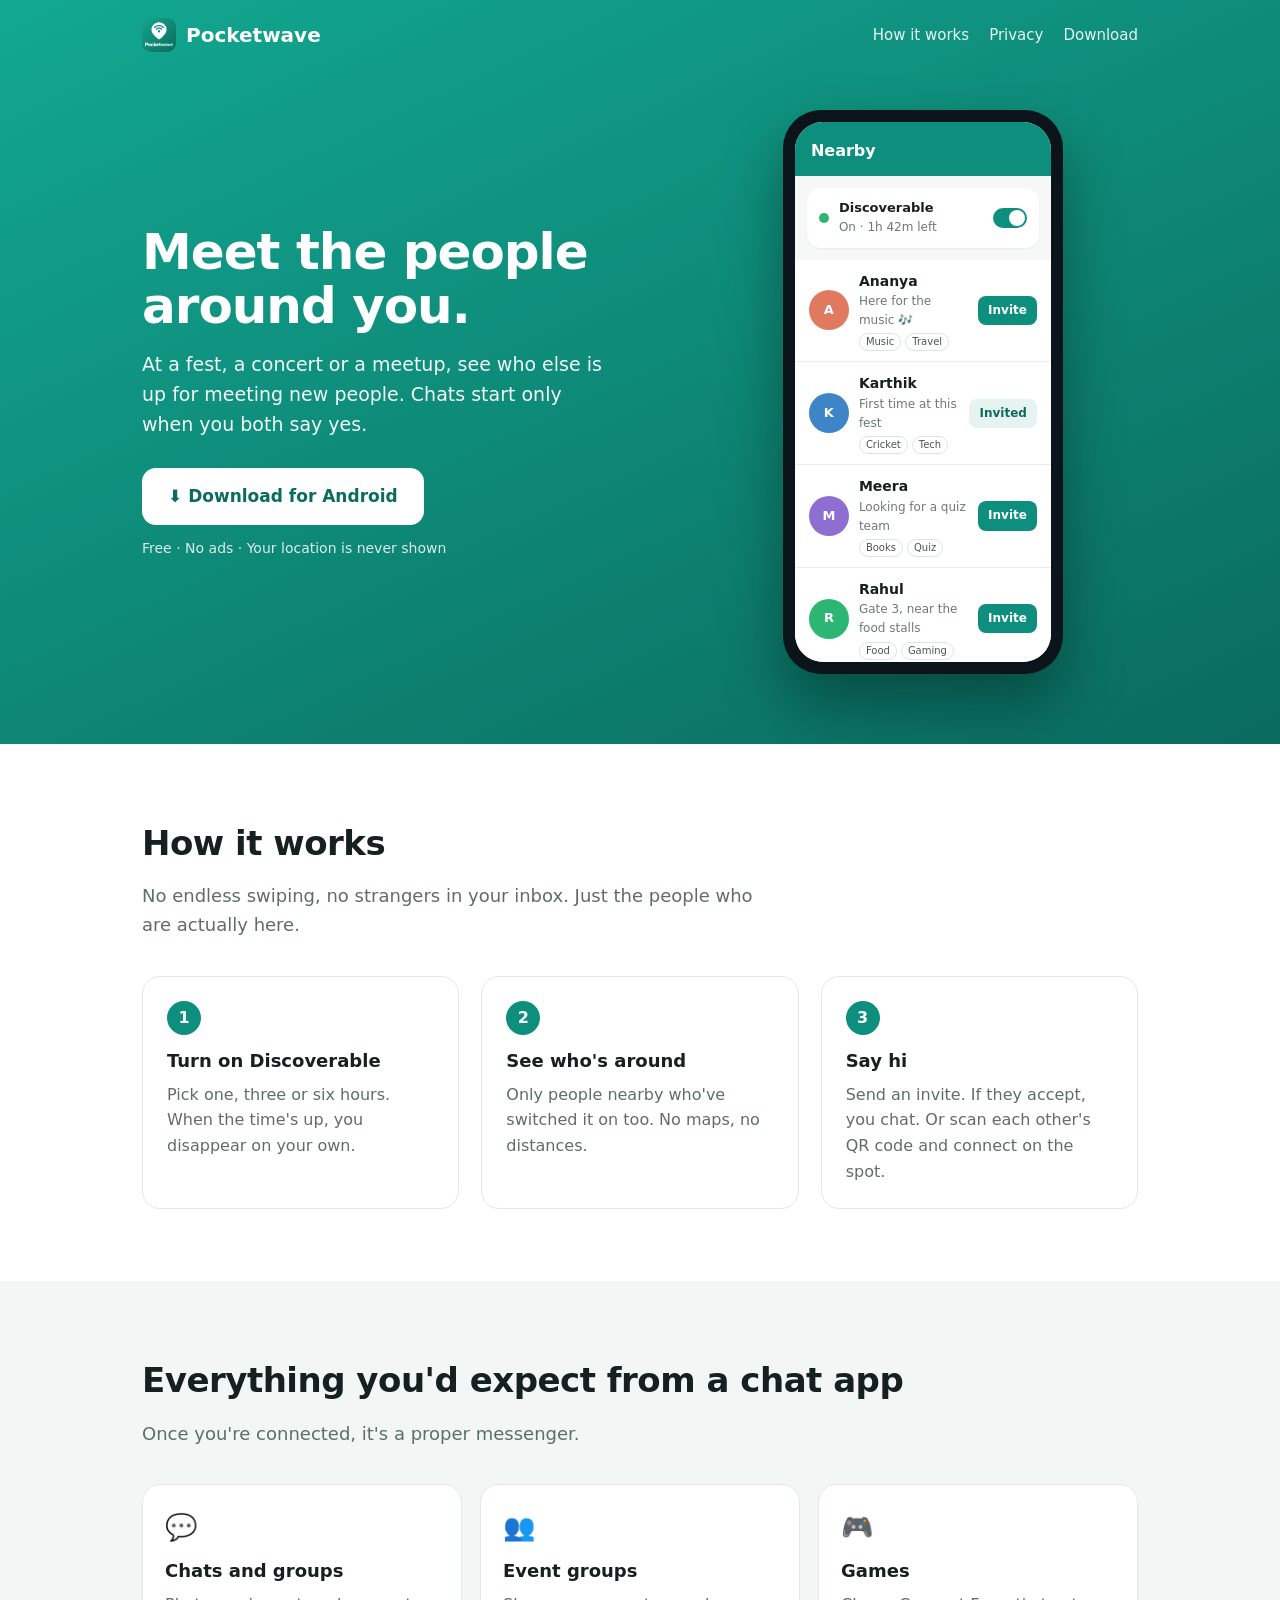
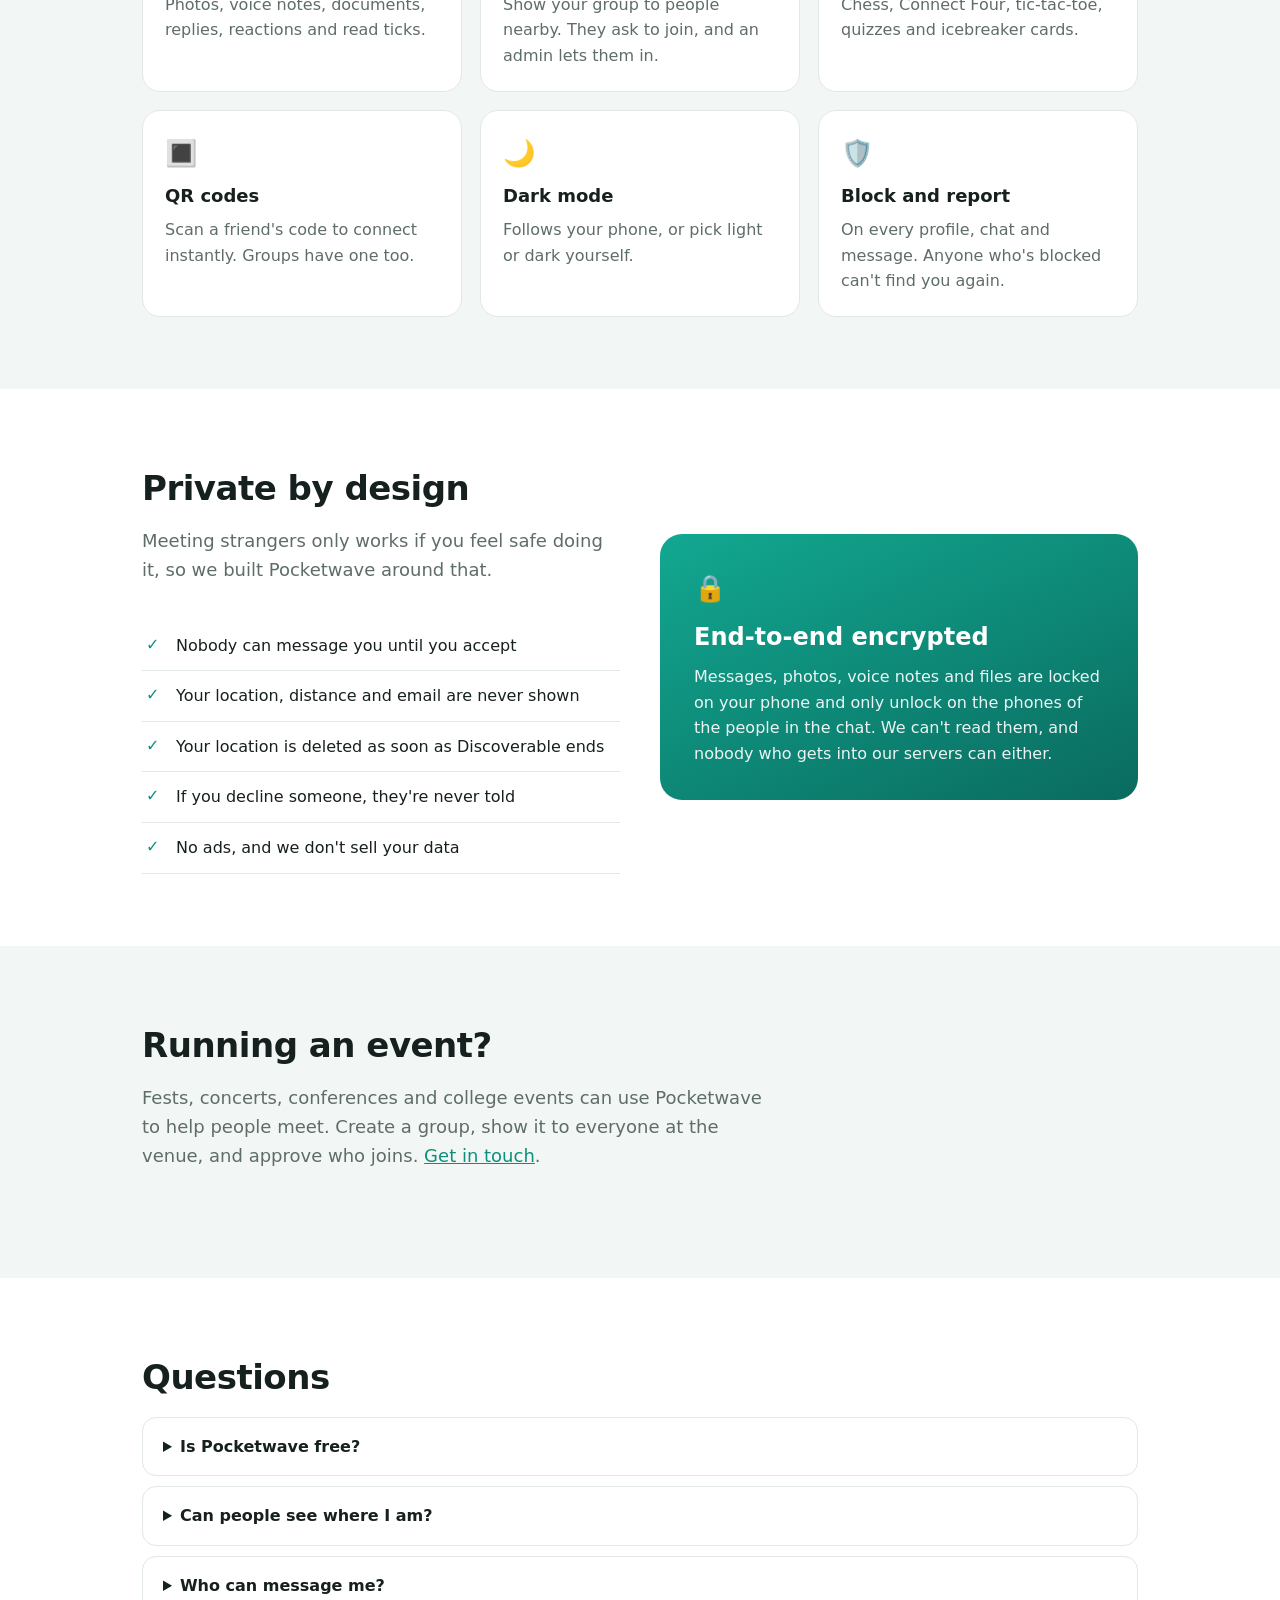
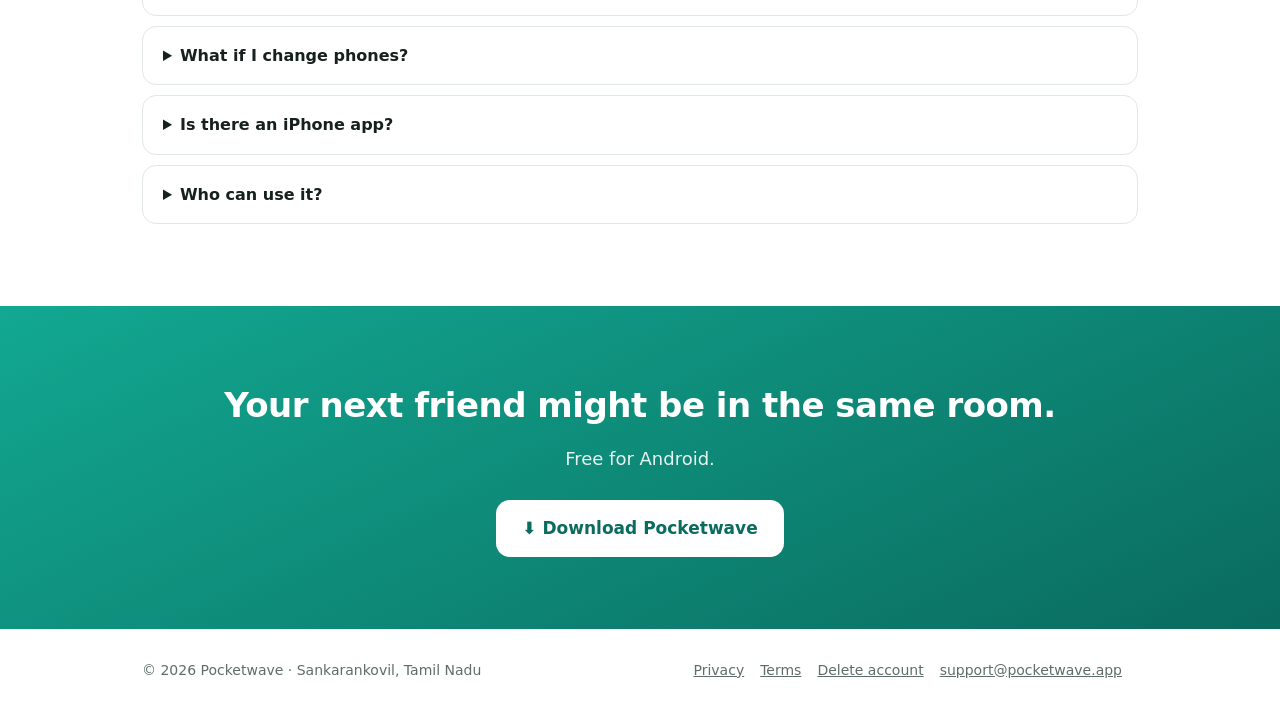
<file: index.html>
<!DOCTYPE html>
<html lang="en">
<head>
<meta charset="utf-8">
<meta name="viewport" content="width=device-width,initial-scale=1">
<title>Pocketwave · Meet people around you</title>
<meta name="description" content="Pocketwave helps you meet people at fests, concerts and events. Chats start only when you both say yes, and your location is never shown.">
<meta property="og:title" content="Pocketwave">
<meta property="og:description" content="Meet people around you. Chat only when you both say yes.">
<meta property="og:image" content="https://pocketwave.app/icon.png">
<link rel="icon" href="/favicon.png">
<style>
:root{--brand:#0E8F7E;--brand2:#12A891;--deep:#0A6B5F;--text:#16201E;--muted:#5F6D69;--bg:#fff;--soft:#F2F7F5;--line:#E1E8E5}
*{box-sizing:border-box}
body{margin:0;font:16px/1.6 system-ui,-apple-system,"Segoe UI",Roboto,sans-serif;color:var(--text);background:var(--bg)}
a{color:var(--brand)}
.wrap{max-width:1040px;margin:0 auto;padding:0 22px}
.nav{display:flex;align-items:center;justify-content:space-between;padding:18px 0}
.logo{display:flex;align-items:center;gap:10px;color:#fff;text-decoration:none;font-weight:800;font-size:20px}
.logo img{width:34px;height:34px;border-radius:9px}
.nav nav a{color:#fff;opacity:.9;text-decoration:none;margin-left:20px;font-size:15px}
.hero{background:linear-gradient(155deg,var(--brand2),var(--deep));color:#fff;padding-bottom:70px;overflow:hidden}
.hero-grid{display:grid;grid-template-columns:1.1fr .9fr;gap:40px;align-items:center;padding-top:40px}
.hero h1{font-size:50px;line-height:1.08;margin:0 0 16px;letter-spacing:-1px}
.hero p{font-size:19px;opacity:.95;margin:0 0 28px;max-width:470px}
.btn{display:inline-flex;align-items:center;gap:10px;background:#fff;color:var(--deep);font-weight:700;padding:15px 26px;border-radius:14px;text-decoration:none;font-size:17px}
.btn.dark{background:var(--brand);color:#fff}
.note{display:block;margin-top:12px;font-size:14px;opacity:.85}
/* phone mockup */
.phone{width:280px;margin:0 auto;background:#0B141A;border-radius:38px;padding:12px;box-shadow:0 30px 60px rgba(0,0,0,.35)}
.screen{background:#F6F8F7;border-radius:28px;overflow:hidden;height:540px;color:var(--text);font-size:13px}
.bar{background:var(--brand);color:#fff;padding:16px 16px 12px;font-weight:700;font-size:16px}
.toggle{margin:12px;background:#fff;border-radius:14px;padding:10px 12px;display:flex;align-items:center;gap:10px;box-shadow:0 1px 2px rgba(0,0,0,.06)}
.dot{width:10px;height:10px;border-radius:50%;background:#2BB673;flex:none}
.sw{margin-left:auto;width:34px;height:20px;border-radius:10px;background:var(--brand);position:relative}
.sw:after{content:"";position:absolute;right:2px;top:2px;width:16px;height:16px;border-radius:50%;background:#fff}
.person{display:flex;align-items:center;gap:10px;padding:10px 14px;border-bottom:1px solid #E8EEEC;background:#fff}
.av{width:40px;height:40px;border-radius:50%;flex:none;display:flex;align-items:center;justify-content:center;color:#fff;font-weight:700}
.pname{font-weight:700;font-size:14px}
.ptag{color:#6B7A75;font-size:12px}
.inv{margin-left:auto;background:var(--brand);color:#fff;border-radius:8px;padding:5px 10px;font-weight:600;font-size:12px}
.inv.done{background:#E7F3F0;color:var(--deep)}
.chips{display:flex;gap:4px;margin-top:3px}
.chip{border:1px solid #DCE5E2;border-radius:10px;padding:0 6px;font-size:10px;color:#4A5753}
section{padding:72px 0}
.soft{background:var(--soft)}
h2{font-size:34px;margin:0 0 12px;letter-spacing:-.5px}
.lead{color:var(--muted);font-size:18px;max-width:620px;margin:0 0 36px}
.steps{display:grid;grid-template-columns:repeat(3,1fr);gap:22px}
.step{background:#fff;border:1px solid var(--line);border-radius:18px;padding:24px}
.num{width:34px;height:34px;border-radius:50%;background:var(--brand);color:#fff;font-weight:800;display:flex;align-items:center;justify-content:center;margin-bottom:12px}
.step h3,.card h3{margin:0 0 6px;font-size:18px}
.step p,.card p{margin:0;color:var(--muted)}
.grid{display:grid;grid-template-columns:repeat(3,1fr);gap:18px}
.card{background:#fff;border:1px solid var(--line);border-radius:18px;padding:22px}
.ic{font-size:26px;margin-bottom:8px}
.split{display:grid;grid-template-columns:1fr 1fr;gap:40px;align-items:center}
.list{list-style:none;padding:0;margin:0}
.list li{padding:12px 0 12px 34px;position:relative;border-bottom:1px solid var(--line)}
.list li:before{content:"✓";position:absolute;left:4px;top:11px;color:var(--brand);font-weight:800}
.lock{background:linear-gradient(155deg,var(--brand2),var(--deep));color:#fff;border-radius:22px;padding:34px}
.lock h3{font-size:24px;margin:0 0 8px}
.lock p{opacity:.92;margin:0}
details{background:#fff;border:1px solid var(--line);border-radius:14px;padding:16px 20px;margin-bottom:10px}
summary{font-weight:700;cursor:pointer}
details p{color:var(--muted);margin:10px 0 0}
.cta{text-align:center;background:linear-gradient(155deg,var(--brand2),var(--deep));color:#fff}
.cta h2{color:#fff}
.cta p{opacity:.9;font-size:18px;margin:0 0 26px}
footer{padding:30px 0;color:var(--muted);font-size:14px}
footer .wrap{display:flex;flex-wrap:wrap;gap:16px;justify-content:space-between}
footer a{color:var(--muted);margin-right:16px}
@media (max-width:820px){
  .hero-grid,.split{grid-template-columns:1fr}
  .hero h1{font-size:38px}
  .steps,.grid{grid-template-columns:1fr}
  .phone{margin-top:20px}
  .nav nav a.hide-sm{display:none}
  h2{font-size:28px}
}
</style>
</head>
<body>

<div class="hero">
  <div class="wrap">
    <div class="nav">
      <a class="logo" href="/"><img src="/icon.png" alt="">Pocketwave</a>
      <nav><a class="hide-sm" href="#how">How it works</a><a class="hide-sm" href="#privacy">Privacy</a><a href="/download">Download</a></nav>
    </div>
    <div class="hero-grid">
      <div>
        <h1>Meet the people around you.</h1>
        <p>At a fest, a concert or a meetup, see who else is up for meeting new people. Chats start only when you both say yes.</p>
        <a class="btn" href="/download">⬇ Download for Android</a>
        <span class="note">Free · No ads · Your location is never shown</span>
      </div>
      <div>
        <div class="phone"><div class="screen">
          <div class="bar">Nearby</div>
          <div class="toggle"><span class="dot"></span><div><b>Discoverable</b><div class="ptag">On · 1h 42m left</div></div><span class="sw"></span></div>
          <div class="person"><div class="av" style="background:#E07A5F">A</div><div><div class="pname">Ananya</div><div class="ptag">Here for the music 🎶</div><div class="chips"><span class="chip">Music</span><span class="chip">Travel</span></div></div><span class="inv">Invite</span></div>
          <div class="person"><div class="av" style="background:#3D85C6">K</div><div><div class="pname">Karthik</div><div class="ptag">First time at this fest</div><div class="chips"><span class="chip">Cricket</span><span class="chip">Tech</span></div></div><span class="inv done">Invited</span></div>
          <div class="person"><div class="av" style="background:#8E6FD1">M</div><div><div class="pname">Meera</div><div class="ptag">Looking for a quiz team</div><div class="chips"><span class="chip">Books</span><span class="chip">Quiz</span></div></div><span class="inv">Invite</span></div>
          <div class="person"><div class="av" style="background:#2BB673">R</div><div><div class="pname">Rahul</div><div class="ptag">Gate 3, near the food stalls</div><div class="chips"><span class="chip">Food</span><span class="chip">Gaming</span></div></div><span class="inv">Invite</span></div>
          <div class="person"><div class="av" style="background:#D4A017">S</div><div><div class="pname">Sneha</div><div class="ptag">Photographer 📷</div><div class="chips"><span class="chip">Art</span><span class="chip">Photography</span></div></div><span class="inv">Invite</span></div>
        </div></div>
      </div>
    </div>
  </div>
</div>

<section id="how">
  <div class="wrap">
    <h2>How it works</h2>
    <p class="lead">No endless swiping, no strangers in your inbox. Just the people who are actually here.</p>
    <div class="steps">
      <div class="step"><div class="num">1</div><h3>Turn on Discoverable</h3><p>Pick one, three or six hours. When the time's up, you disappear on your own.</p></div>
      <div class="step"><div class="num">2</div><h3>See who's around</h3><p>Only people nearby who've switched it on too. No maps, no distances.</p></div>
      <div class="step"><div class="num">3</div><h3>Say hi</h3><p>Send an invite. If they accept, you chat. Or scan each other's QR code and connect on the spot.</p></div>
    </div>
  </div>
</section>

<section class="soft">
  <div class="wrap">
    <h2>Everything you'd expect from a chat app</h2>
    <p class="lead">Once you're connected, it's a proper messenger.</p>
    <div class="grid">
      <div class="card"><div class="ic">💬</div><h3>Chats and groups</h3><p>Photos, voice notes, documents, replies, reactions and read ticks.</p></div>
      <div class="card"><div class="ic">👥</div><h3>Event groups</h3><p>Show your group to people nearby. They ask to join, and an admin lets them in.</p></div>
      <div class="card"><div class="ic">🎮</div><h3>Games</h3><p>Chess, Connect Four, tic-tac-toe, quizzes and icebreaker cards.</p></div>
      <div class="card"><div class="ic">🔳</div><h3>QR codes</h3><p>Scan a friend's code to connect instantly. Groups have one too.</p></div>
      <div class="card"><div class="ic">🌙</div><h3>Dark mode</h3><p>Follows your phone, or pick light or dark yourself.</p></div>
      <div class="card"><div class="ic">🛡️</div><h3>Block and report</h3><p>On every profile, chat and message. Anyone who's blocked can't find you again.</p></div>
    </div>
  </div>
</section>

<section id="privacy">
  <div class="wrap split">
    <div>
      <h2>Private by design</h2>
      <p class="lead">Meeting strangers only works if you feel safe doing it, so we built Pocketwave around that.</p>
      <ul class="list">
        <li>Nobody can message you until you accept</li>
        <li>Your location, distance and email are never shown</li>
        <li>Your location is deleted as soon as Discoverable ends</li>
        <li>If you decline someone, they're never told</li>
        <li>No ads, and we don't sell your data</li>
      </ul>
    </div>
    <div class="lock">
      <div class="ic">🔒</div>
      <h3>End-to-end encrypted</h3>
      <p>Messages, photos, voice notes and files are locked on your phone and only unlock on the phones of the people in the chat. We can't read them, and nobody who gets into our servers can either.</p>
    </div>
  </div>
</section>

<section class="soft">
  <div class="wrap">
    <h2>Running an event?</h2>
    <p class="lead">Fests, concerts, conferences and college events can use Pocketwave to help people meet. Create a group, show it to everyone at the venue, and approve who joins. <a href="mailto:support@pocketwave.app?subject=Pocketwave%20for%20events">Get in touch</a>.</p>
  </div>
</section>

<section>
  <div class="wrap">
    <h2>Questions</h2>
    <details><summary>Is Pocketwave free?</summary><p>Yes. No ads, no subscription.</p></details>
    <details><summary>Can people see where I am?</summary><p>No. Others only see that you're nearby, never a map, a distance or your exact spot. Your location is only used while Discoverable is on, then deleted.</p></details>
    <details><summary>Who can message me?</summary><p>Only people whose invite you've accepted, or people whose QR code you've scanned. Being in the same group doesn't open a private chat.</p></details>
    <details><summary>What if I change phones?</summary><p>Set a backup PIN in Privacy settings. On your new phone, sign in and enter the PIN to get your chats back.</p></details>
    <details><summary>Is there an iPhone app?</summary><p>Not yet. Pocketwave is on Android for now.</p></details>
    <details><summary>Who can use it?</summary><p>Anyone aged 18 or over.</p></details>
  </div>
</section>

<section class="cta">
  <div class="wrap">
    <h2>Your next friend might be in the same room.</h2>
    <p>Free for Android.</p>
    <a class="btn" href="/download">⬇ Download Pocketwave</a>
  </div>
</section>

<footer>
  <div class="wrap">
    <div>© 2026 Pocketwave · Sankarankovil, Tamil Nadu</div>
    <div><a href="/privacy">Privacy</a><a href="/terms">Terms</a><a href="/delete-account">Delete account</a><a href="mailto:support@pocketwave.app">support@pocketwave.app</a></div>
  </div>
</footer>
</body>
</html>
</file>
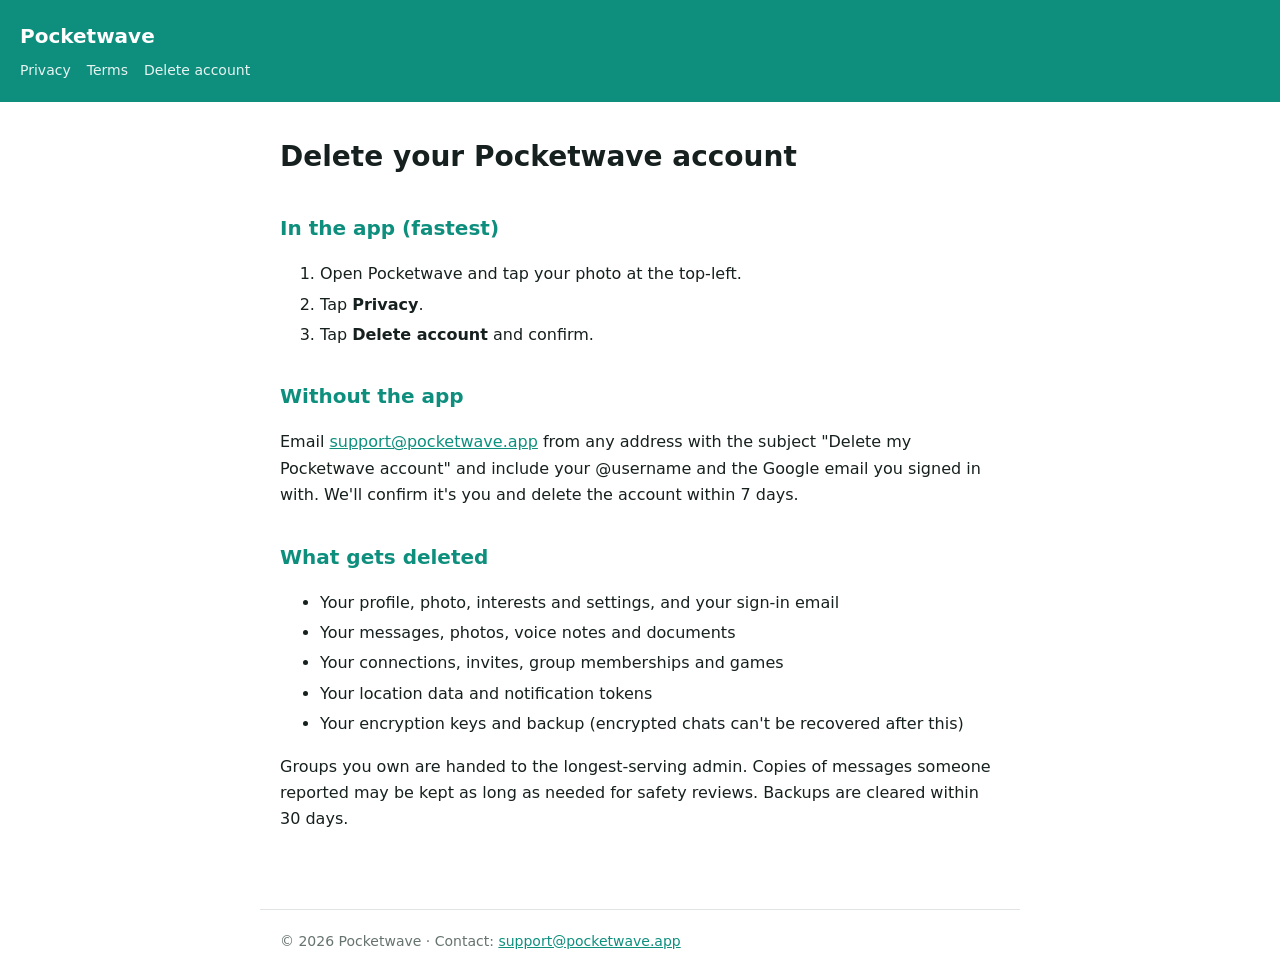
<file: delete-account.html>
<!DOCTYPE html><html lang="en"><head><meta charset="utf-8"><meta name="viewport" content="width=device-width,initial-scale=1"><link rel="stylesheet" href="/style.css"><link rel="icon" href="/favicon.png"><title>Delete your account · Pocketwave</title></head><body><header><a href="/">Pocketwave</a><nav><a href="/privacy">Privacy</a><a href="/terms">Terms</a><a href="/delete-account">Delete account</a></nav></header><main>
<h1>Delete your Pocketwave account</h1>
<h2>In the app (fastest)</h2>
<ol>
<li>Open Pocketwave and tap your photo at the top-left.</li>
<li>Tap <strong>Privacy</strong>.</li>
<li>Tap <strong>Delete account</strong> and confirm.</li>
</ol>
<h2>Without the app</h2>
<p>Email <a href="mailto:support@pocketwave.app?subject=Delete%20my%20Pocketwave%20account">support@pocketwave.app</a> from any address with the subject "Delete my Pocketwave account" and include your @username and the Google email you signed in with. We'll confirm it's you and delete the account within 7 days.</p>
<h2>What gets deleted</h2>
<ul>
<li>Your profile, photo, interests and settings, and your sign-in email</li>
<li>Your messages, photos, voice notes and documents</li>
<li>Your connections, invites, group memberships and games</li>
<li>Your location data and notification tokens</li>
<li>Your encryption keys and backup (encrypted chats can't be recovered after this)</li>
</ul>
<p>Groups you own are handed to the longest-serving admin. Copies of messages someone reported may be kept as long as needed for safety reviews. Backups are cleared within 30 days.</p>
</main><footer>© 2026 Pocketwave · Contact: <a href="mailto:support@pocketwave.app">support@pocketwave.app</a></footer></body></html>
</file>
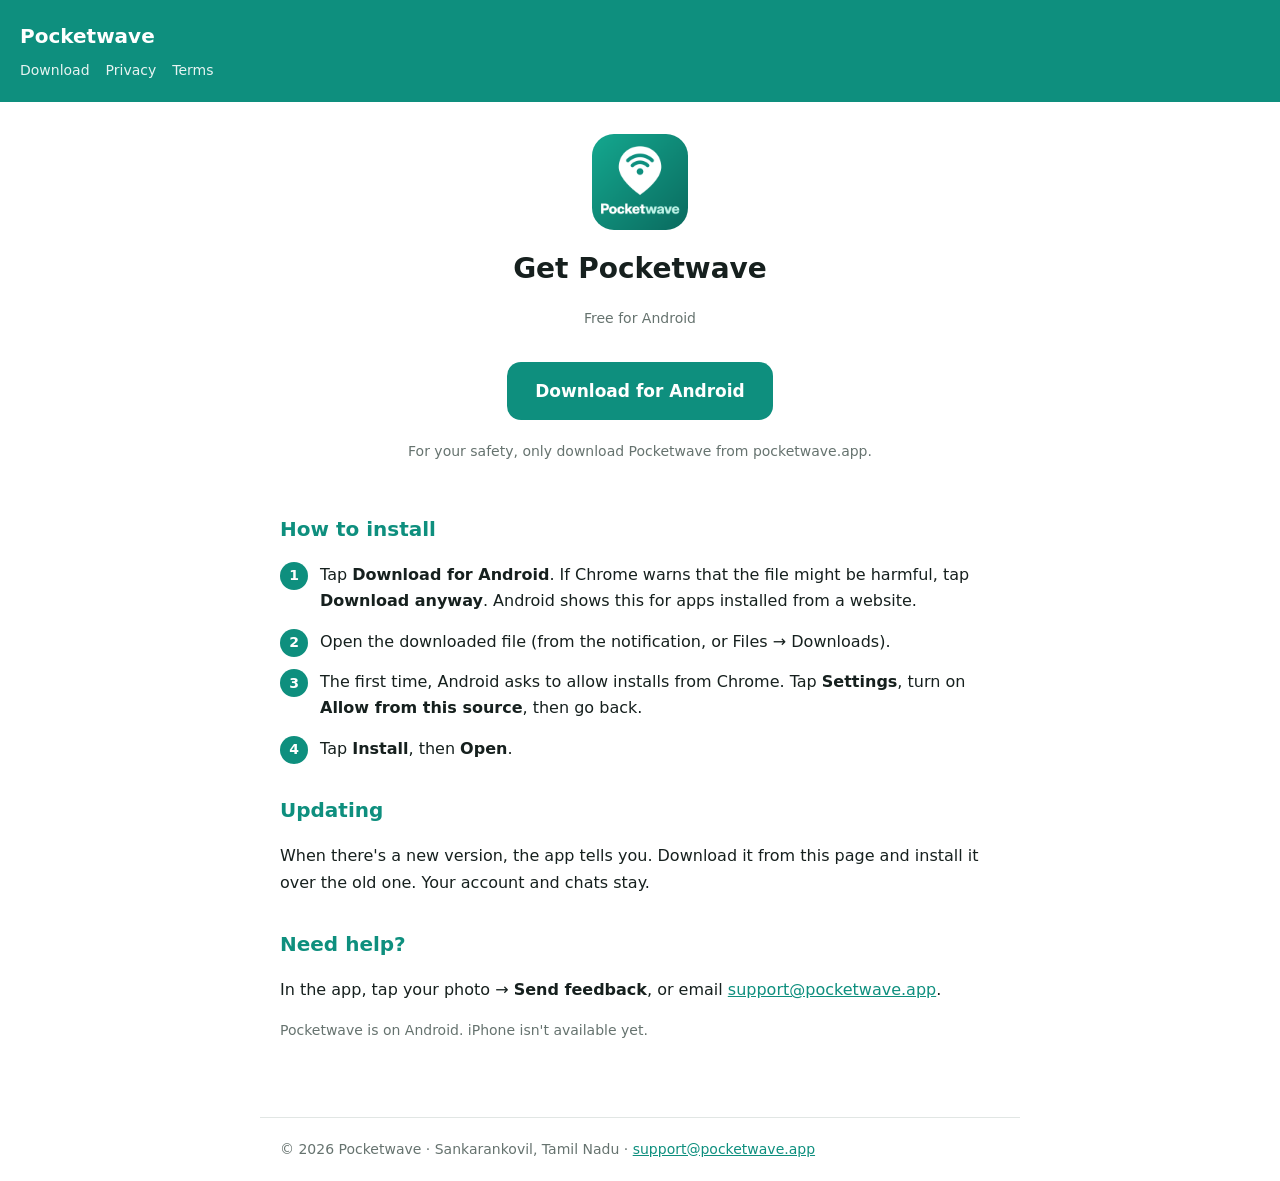
<file: download.html>
<!DOCTYPE html><html lang="en"><head><meta charset="utf-8"><meta name="viewport" content="width=device-width,initial-scale=1"><link rel="stylesheet" href="/style.css"><link rel="icon" href="/favicon.png">
<title>Download Pocketwave for Android</title>
<meta name="description" content="Download Pocketwave for Android.">
<style>
.dl{text-align:center;padding:8px 0 4px}
.dl img{width:96px;height:96px;border-radius:22px}
.btn{display:inline-block;margin:18px 0 6px;background:var(--brand);color:#fff;font-weight:700;padding:15px 28px;border-radius:14px;text-decoration:none;font-size:17px}
.small{color:var(--muted);font-size:14px}
.steps{counter-reset:s;list-style:none;padding:0}
.steps li{counter-increment:s;padding-left:40px;position:relative;margin:14px 0}
.steps li:before{content:counter(s);position:absolute;left:0;top:0;width:28px;height:28px;border-radius:50%;background:var(--brand);color:#fff;font-weight:700;display:flex;align-items:center;justify-content:center;font-size:14px}
</style>
</head><body><header><a href="/">Pocketwave</a><nav><a href="/download">Download</a><a href="/privacy">Privacy</a><a href="/terms">Terms</a></nav></header>
<main>
<div class="dl">
  <img src="/icon.png" alt="Pocketwave">
  <h1>Get Pocketwave</h1>
  <p class="small">Free for Android</p>
  <a class="btn" href="https://github.com/hariharansnowarc-cloud/pocketwave-website/releases/latest/download/pocketwave.apk">Download for Android</a>
  <p class="small">For your safety, only download Pocketwave from pocketwave.app.</p>
</div>

<h2>How to install</h2>
<ol class="steps">
<li>Tap <strong>Download for Android</strong>. If Chrome warns that the file might be harmful, tap <strong>Download anyway</strong>. Android shows this for apps installed from a website.</li>
<li>Open the downloaded file (from the notification, or Files → Downloads).</li>
<li>The first time, Android asks to allow installs from Chrome. Tap <strong>Settings</strong>, turn on <strong>Allow from this source</strong>, then go back.</li>
<li>Tap <strong>Install</strong>, then <strong>Open</strong>.</li>
</ol>

<h2>Updating</h2>
<p>When there's a new version, the app tells you. Download it from this page and install it over the old one. Your account and chats stay.</p>

<h2>Need help?</h2>
<p>In the app, tap your photo → <strong>Send feedback</strong>, or email <a href="mailto:support@pocketwave.app">support@pocketwave.app</a>.</p>

<p class="small">Pocketwave is on Android. iPhone isn't available yet.</p>
</main>
<footer>© 2026 Pocketwave · Sankarankovil, Tamil Nadu · <a href="mailto:support@pocketwave.app">support@pocketwave.app</a></footer></body></html>
</file>
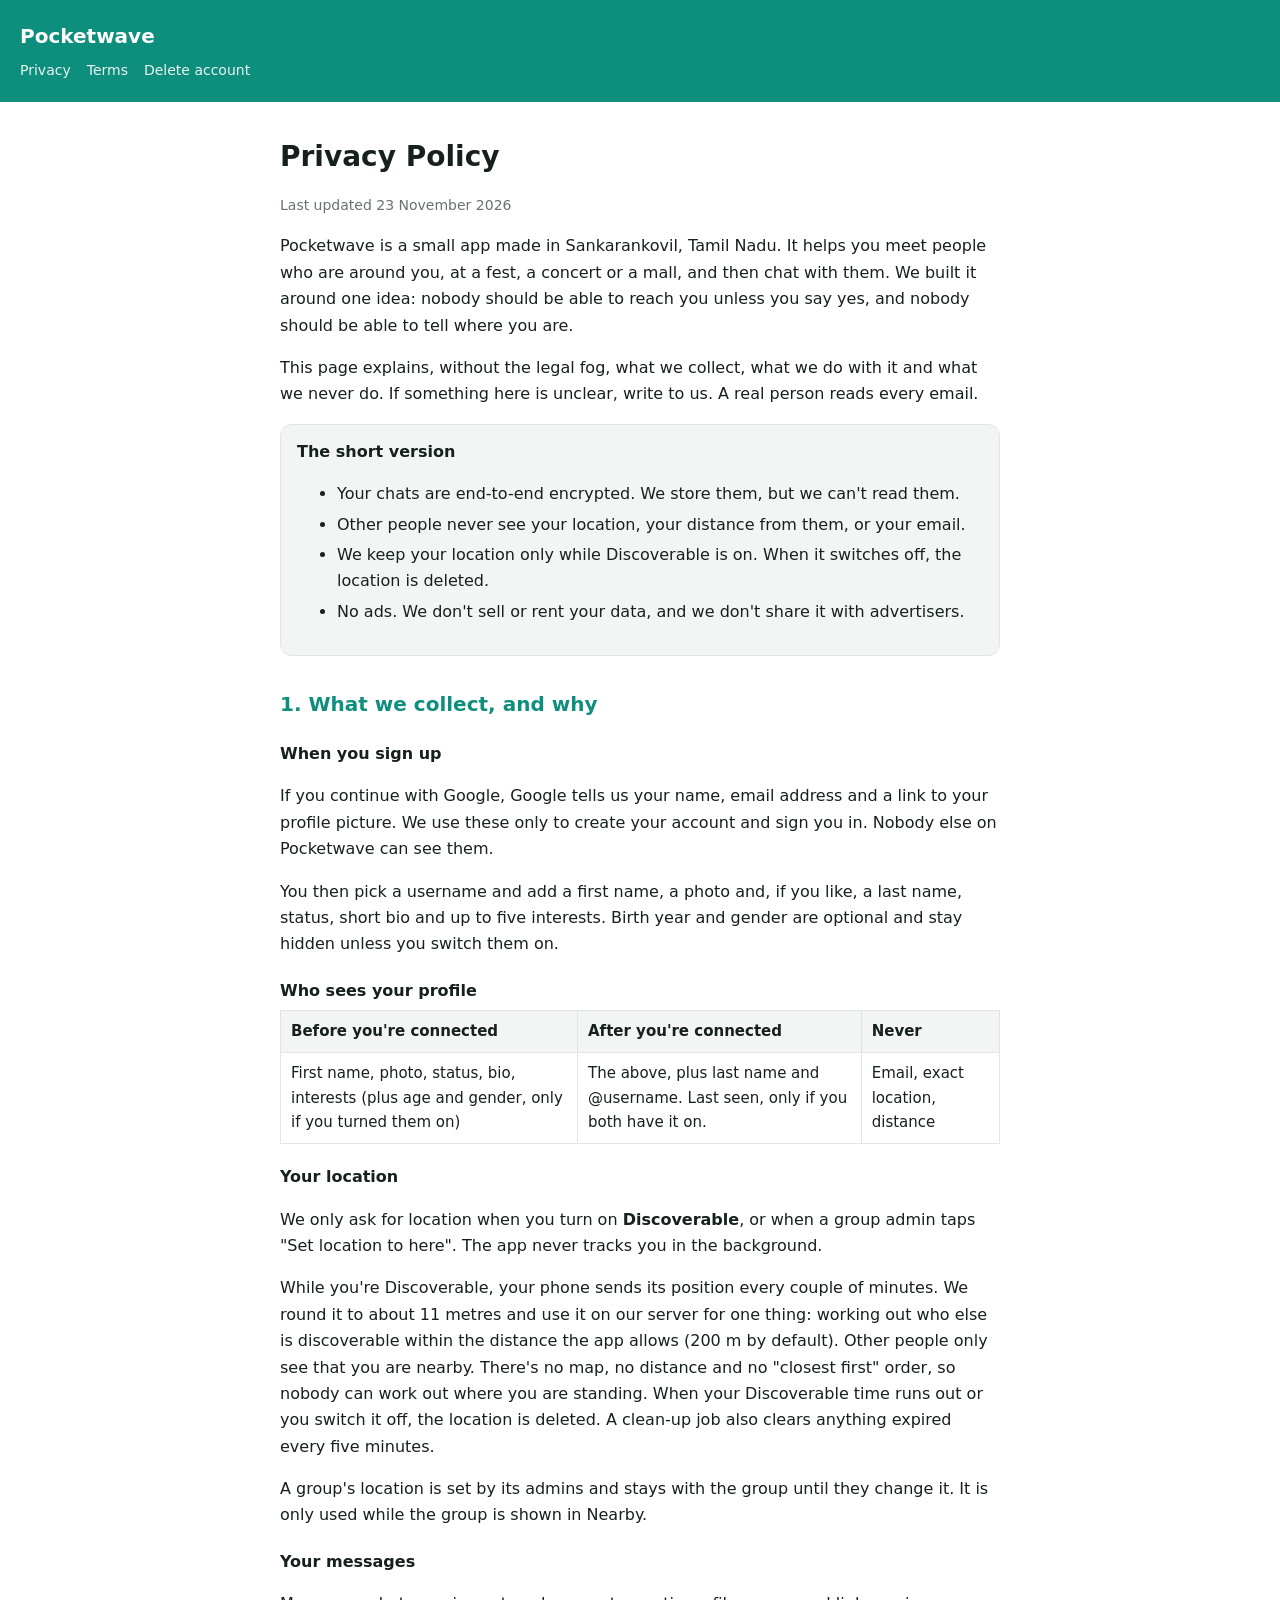
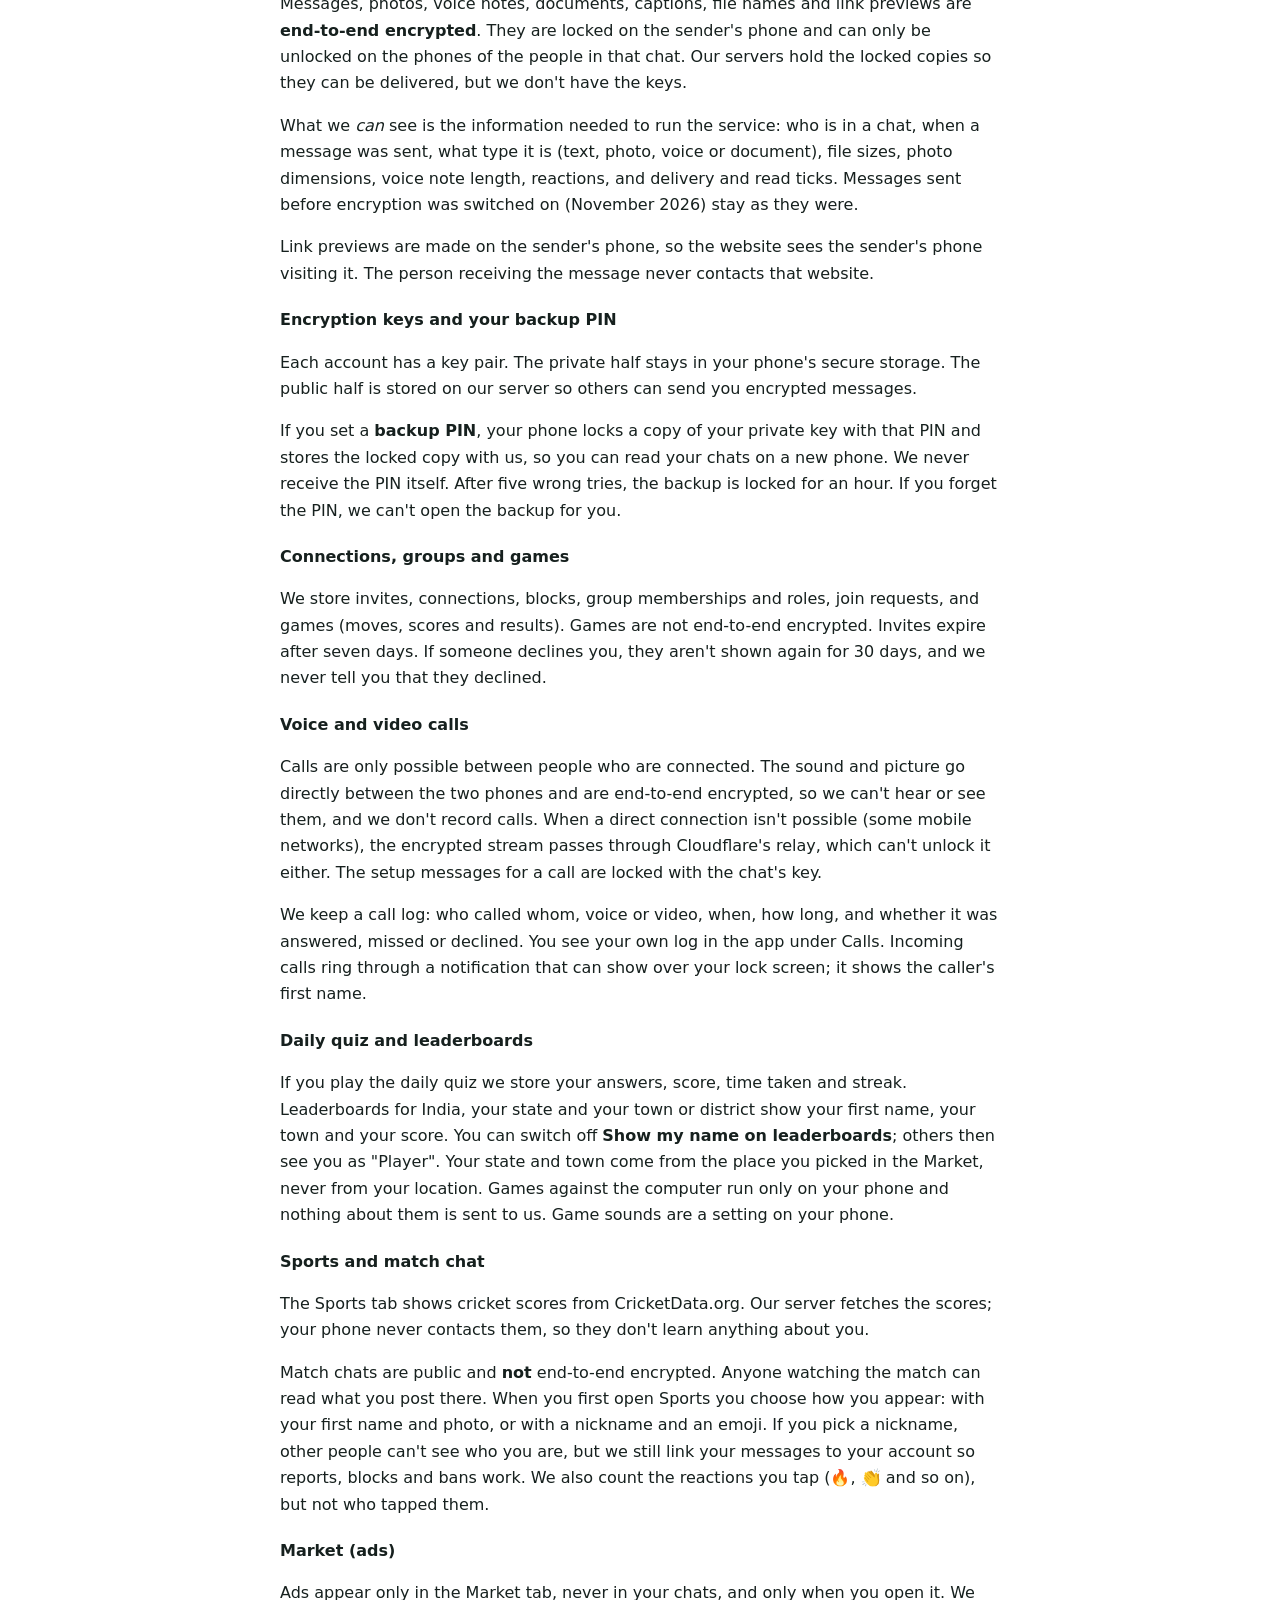
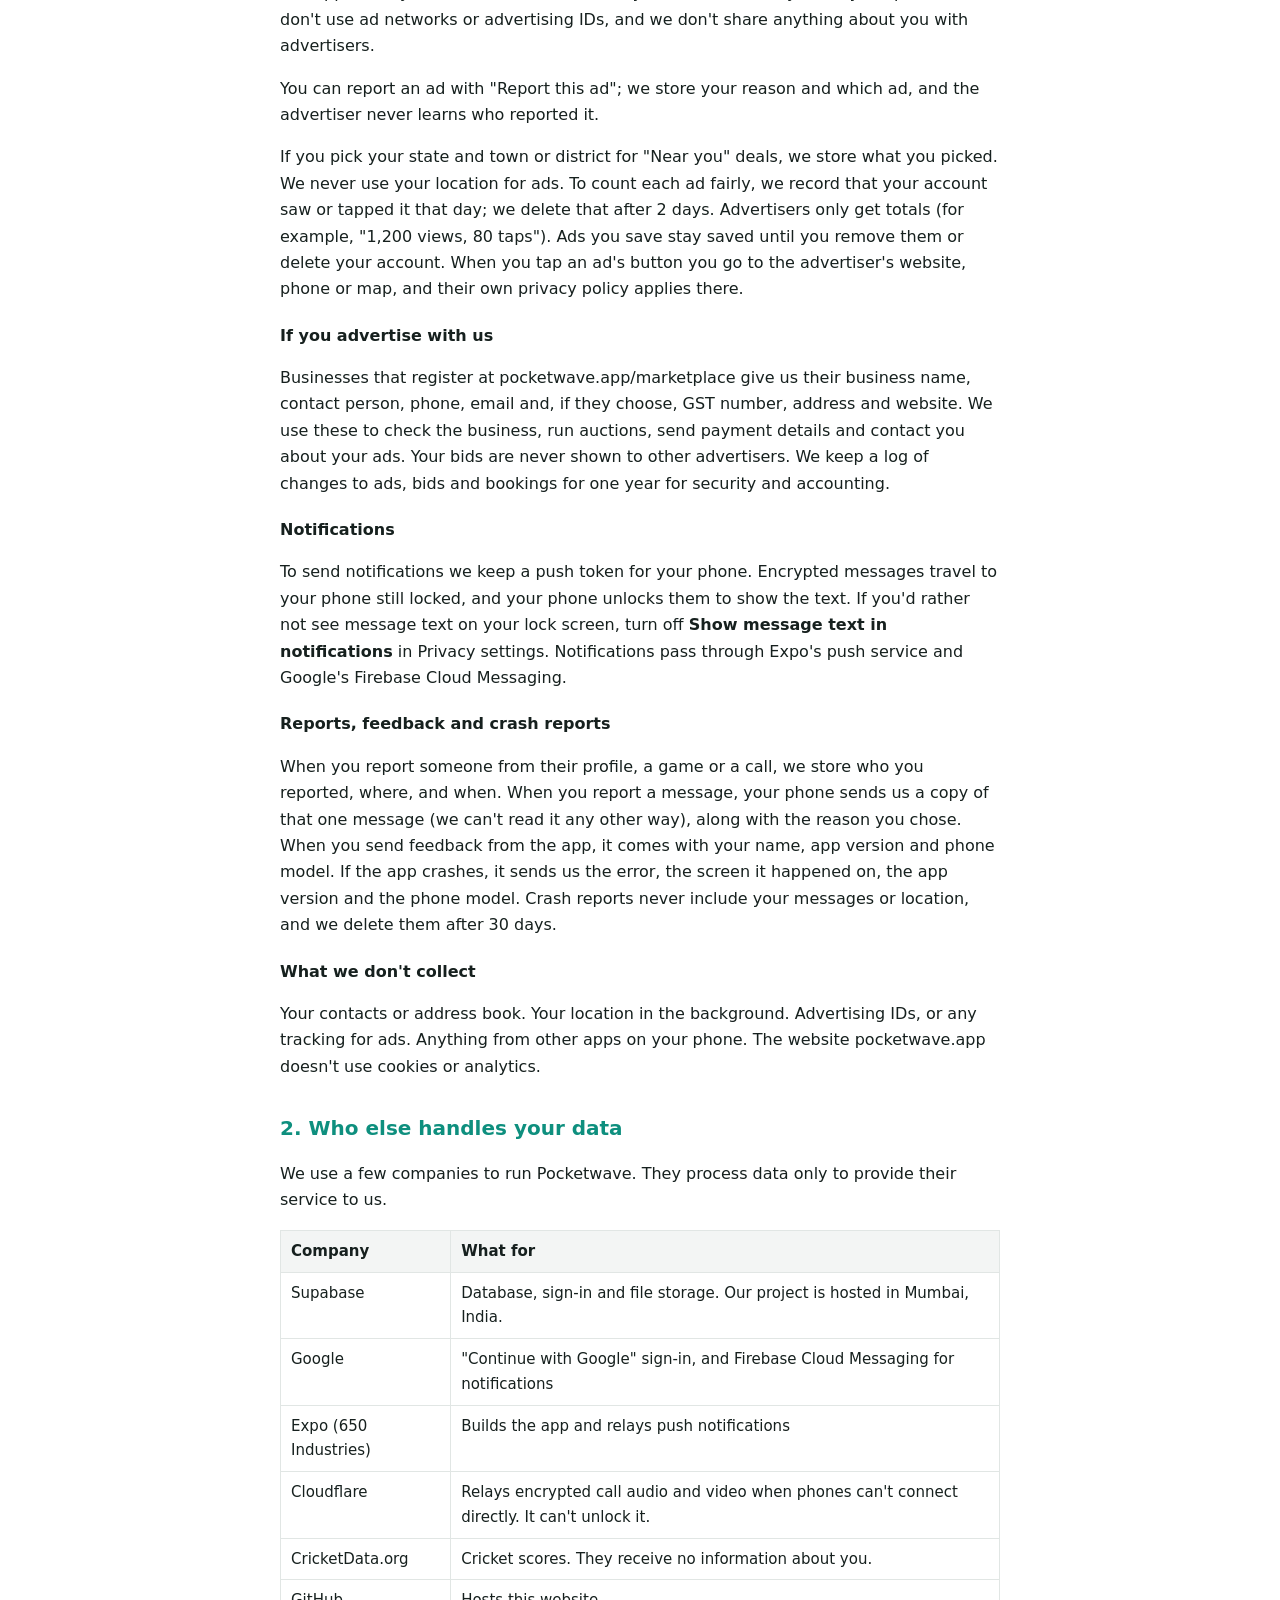
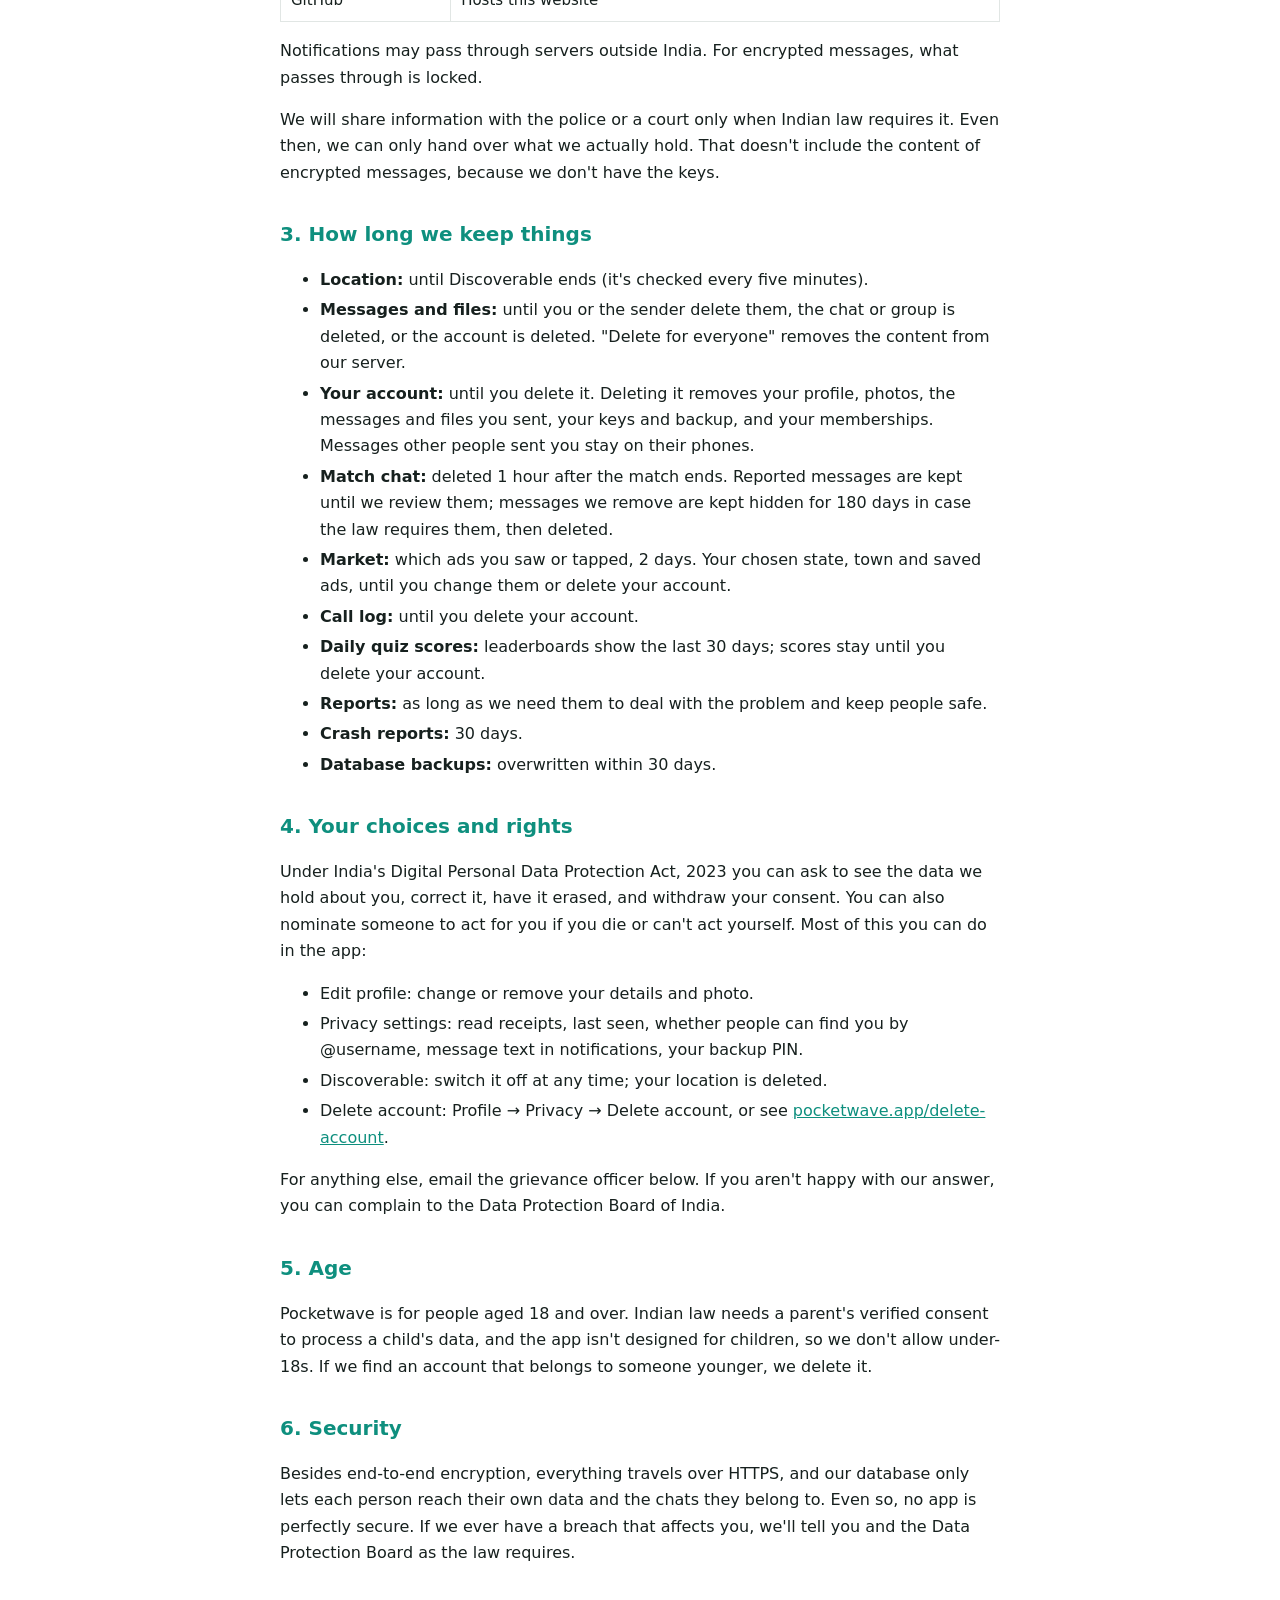
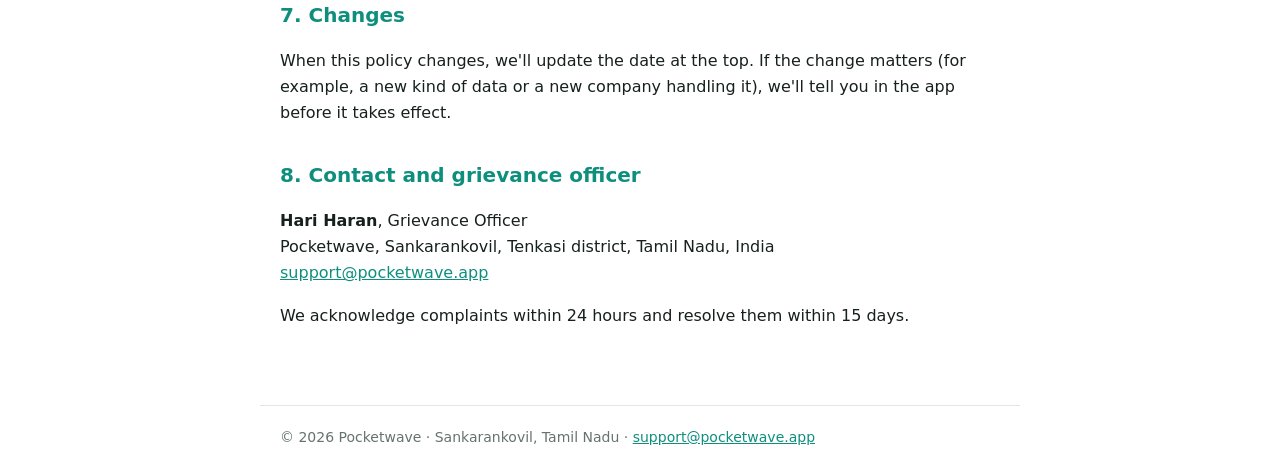
<file: privacy.html>
<!DOCTYPE html><html lang="en"><head><meta charset="utf-8"><meta name="viewport" content="width=device-width,initial-scale=1"><link rel="stylesheet" href="/style.css"><link rel="icon" href="/favicon.png"><title>Privacy Policy · Pocketwave</title></head><body>
<header><a href="/">Pocketwave</a><nav><a href="/privacy">Privacy</a><a href="/terms">Terms</a><a href="/delete-account">Delete account</a></nav></header>
<main>
<h1>Privacy Policy</h1>
<p class="meta">Last updated 23 November 2026</p>

<p>Pocketwave is a small app made in Sankarankovil, Tamil Nadu. It helps you meet people who are around you, at a fest, a concert or a mall, and then chat with them. We built it around one idea: nobody should be able to reach you unless you say yes, and nobody should be able to tell where you are.</p>

<p>This page explains, without the legal fog, what we collect, what we do with it and what we never do. If something here is unclear, write to us. A real person reads every email.</p>

<div class="box">
<strong>The short version</strong>
<ul>
<li>Your chats are end-to-end encrypted. We store them, but we can't read them.</li>
<li>Other people never see your location, your distance from them, or your email.</li>
<li>We keep your location only while Discoverable is on. When it switches off, the location is deleted.</li>
<li>No ads. We don't sell or rent your data, and we don't share it with advertisers.</li>
</ul>
</div>

<h2>1. What we collect, and why</h2>

<h3>When you sign up</h3>
<p>If you continue with Google, Google tells us your name, email address and a link to your profile picture. We use these only to create your account and sign you in. Nobody else on Pocketwave can see them.</p>
<p>You then pick a username and add a first name, a photo and, if you like, a last name, status, short bio and up to five interests. Birth year and gender are optional and stay hidden unless you switch them on.</p>

<h3>Who sees your profile</h3>
<table>
<tr><th>Before you're connected</th><th>After you're connected</th><th>Never</th></tr>
<tr><td>First name, photo, status, bio, interests (plus age and gender, only if you turned them on)</td><td>The above, plus last name and @username. Last seen, only if you both have it on.</td><td>Email, exact location, distance</td></tr>
</table>

<h3>Your location</h3>
<p>We only ask for location when you turn on <strong>Discoverable</strong>, or when a group admin taps "Set location to here". The app never tracks you in the background.</p>
<p>While you're Discoverable, your phone sends its position every couple of minutes. We round it to about 11 metres and use it on our server for one thing: working out who else is discoverable within the distance the app allows (200 m by default). Other people only see that you are nearby. There's no map, no distance and no "closest first" order, so nobody can work out where you are standing. When your Discoverable time runs out or you switch it off, the location is deleted. A clean-up job also clears anything expired every five minutes.</p>
<p>A group's location is set by its admins and stays with the group until they change it. It is only used while the group is shown in Nearby.</p>

<h3>Your messages</h3>
<p>Messages, photos, voice notes, documents, captions, file names and link previews are <strong>end-to-end encrypted</strong>. They are locked on the sender's phone and can only be unlocked on the phones of the people in that chat. Our servers hold the locked copies so they can be delivered, but we don't have the keys.</p>
<p>What we <em>can</em> see is the information needed to run the service: who is in a chat, when a message was sent, what type it is (text, photo, voice or document), file sizes, photo dimensions, voice note length, reactions, and delivery and read ticks. Messages sent before encryption was switched on (November 2026) stay as they were.</p>
<p>Link previews are made on the sender's phone, so the website sees the sender's phone visiting it. The person receiving the message never contacts that website.</p>

<h3>Encryption keys and your backup PIN</h3>
<p>Each account has a key pair. The private half stays in your phone's secure storage. The public half is stored on our server so others can send you encrypted messages.</p>
<p>If you set a <strong>backup PIN</strong>, your phone locks a copy of your private key with that PIN and stores the locked copy with us, so you can read your chats on a new phone. We never receive the PIN itself. After five wrong tries, the backup is locked for an hour. If you forget the PIN, we can't open the backup for you.</p>

<h3>Connections, groups and games</h3>
<p>We store invites, connections, blocks, group memberships and roles, join requests, and games (moves, scores and results). Games are not end-to-end encrypted. Invites expire after seven days. If someone declines you, they aren't shown again for 30 days, and we never tell you that they declined.</p>

<h3>Voice and video calls</h3>
<p>Calls are only possible between people who are connected. The sound and picture go directly between the two phones and are end-to-end encrypted, so we can't hear or see them, and we don't record calls. When a direct connection isn't possible (some mobile networks), the encrypted stream passes through Cloudflare's relay, which can't unlock it either. The setup messages for a call are locked with the chat's key.</p>
<p>We keep a call log: who called whom, voice or video, when, how long, and whether it was answered, missed or declined. You see your own log in the app under Calls. Incoming calls ring through a notification that can show over your lock screen; it shows the caller's first name.</p>

<h3>Daily quiz and leaderboards</h3>
<p>If you play the daily quiz we store your answers, score, time taken and streak. Leaderboards for India, your state and your town or district show your first name, your town and your score. You can switch off <strong>Show my name on leaderboards</strong>; others then see you as "Player". Your state and town come from the place you picked in the Market, never from your location. Games against the computer run only on your phone and nothing about them is sent to us. Game sounds are a setting on your phone.</p>

<h3>Sports and match chat</h3>
<p>The Sports tab shows cricket scores from CricketData.org. Our server fetches the scores; your phone never contacts them, so they don't learn anything about you.</p>
<p>Match chats are public and <strong>not</strong> end-to-end encrypted. Anyone watching the match can read what you post there. When you first open Sports you choose how you appear: with your first name and photo, or with a nickname and an emoji. If you pick a nickname, other people can't see who you are, but we still link your messages to your account so reports, blocks and bans work. We also count the reactions you tap (🔥, 👏 and so on), but not who tapped them.</p>

<h3>Market (ads)</h3>
<p>Ads appear only in the Market tab, never in your chats, and only when you open it. We don't use ad networks or advertising IDs, and we don't share anything about you with advertisers.</p>
<p>You can report an ad with "Report this ad"; we store your reason and which ad, and the advertiser never learns who reported it.</p>
<p>If you pick your state and town or district for "Near you" deals, we store what you picked. We never use your location for ads. To count each ad fairly, we record that your account saw or tapped it that day; we delete that after 2 days. Advertisers only get totals (for example, "1,200 views, 80 taps"). Ads you save stay saved until you remove them or delete your account. When you tap an ad's button you go to the advertiser's website, phone or map, and their own privacy policy applies there.</p>

<h3>If you advertise with us</h3>
<p>Businesses that register at pocketwave.app/marketplace give us their business name, contact person, phone, email and, if they choose, GST number, address and website. We use these to check the business, run auctions, send payment details and contact you about your ads. Your bids are never shown to other advertisers. We keep a log of changes to ads, bids and bookings for one year for security and accounting.</p>

<h3>Notifications</h3>
<p>To send notifications we keep a push token for your phone. Encrypted messages travel to your phone still locked, and your phone unlocks them to show the text. If you'd rather not see message text on your lock screen, turn off <strong>Show message text in notifications</strong> in Privacy settings. Notifications pass through Expo's push service and Google's Firebase Cloud Messaging.</p>

<h3>Reports, feedback and crash reports</h3>
<p>When you report someone from their profile, a game or a call, we store who you reported, where, and when. When you report a message, your phone sends us a copy of that one message (we can't read it any other way), along with the reason you chose. When you send feedback from the app, it comes with your name, app version and phone model. If the app crashes, it sends us the error, the screen it happened on, the app version and the phone model. Crash reports never include your messages or location, and we delete them after 30 days.</p>

<h3>What we don't collect</h3>
<p>Your contacts or address book. Your location in the background. Advertising IDs, or any tracking for ads. Anything from other apps on your phone. The website pocketwave.app doesn't use cookies or analytics.</p>

<h2>2. Who else handles your data</h2>
<p>We use a few companies to run Pocketwave. They process data only to provide their service to us.</p>
<table>
<tr><th>Company</th><th>What for</th></tr>
<tr><td>Supabase</td><td>Database, sign-in and file storage. Our project is hosted in Mumbai, India.</td></tr>
<tr><td>Google</td><td>"Continue with Google" sign-in, and Firebase Cloud Messaging for notifications</td></tr>
<tr><td>Expo (650 Industries)</td><td>Builds the app and relays push notifications</td></tr>
<tr><td>Cloudflare</td><td>Relays encrypted call audio and video when phones can't connect directly. It can't unlock it.</td></tr>
<tr><td>CricketData.org</td><td>Cricket scores. They receive no information about you.</td></tr>
<tr><td>GitHub</td><td>Hosts this website</td></tr>
</table>
<p>Notifications may pass through servers outside India. For encrypted messages, what passes through is locked.</p>
<p>We will share information with the police or a court only when Indian law requires it. Even then, we can only hand over what we actually hold. That doesn't include the content of encrypted messages, because we don't have the keys.</p>

<h2>3. How long we keep things</h2>
<ul>
<li><strong>Location:</strong> until Discoverable ends (it's checked every five minutes).</li>
<li><strong>Messages and files:</strong> until you or the sender delete them, the chat or group is deleted, or the account is deleted. "Delete for everyone" removes the content from our server.</li>
<li><strong>Your account:</strong> until you delete it. Deleting it removes your profile, photos, the messages and files you sent, your keys and backup, and your memberships. Messages other people sent you stay on their phones.</li>
<li><strong>Match chat:</strong> deleted 1 hour after the match ends. Reported messages are kept until we review them; messages we remove are kept hidden for 180 days in case the law requires them, then deleted.</li>
<li><strong>Market:</strong> which ads you saw or tapped, 2 days. Your chosen state, town and saved ads, until you change them or delete your account.</li>
<li><strong>Call log:</strong> until you delete your account.</li>
<li><strong>Daily quiz scores:</strong> leaderboards show the last 30 days; scores stay until you delete your account.</li>
<li><strong>Reports:</strong> as long as we need them to deal with the problem and keep people safe.</li>
<li><strong>Crash reports:</strong> 30 days.</li>
<li><strong>Database backups:</strong> overwritten within 30 days.</li>
</ul>

<h2>4. Your choices and rights</h2>
<p>Under India's Digital Personal Data Protection Act, 2023 you can ask to see the data we hold about you, correct it, have it erased, and withdraw your consent. You can also nominate someone to act for you if you die or can't act yourself. Most of this you can do in the app:</p>
<ul>
<li>Edit profile: change or remove your details and photo.</li>
<li>Privacy settings: read receipts, last seen, whether people can find you by @username, message text in notifications, your backup PIN.</li>
<li>Discoverable: switch it off at any time; your location is deleted.</li>
<li>Delete account: Profile → Privacy → Delete account, or see <a href="/delete-account">pocketwave.app/delete-account</a>.</li>
</ul>
<p>For anything else, email the grievance officer below. If you aren't happy with our answer, you can complain to the Data Protection Board of India.</p>

<h2>5. Age</h2>
<p>Pocketwave is for people aged 18 and over. Indian law needs a parent's verified consent to process a child's data, and the app isn't designed for children, so we don't allow under-18s. If we find an account that belongs to someone younger, we delete it.</p>

<h2>6. Security</h2>
<p>Besides end-to-end encryption, everything travels over HTTPS, and our database only lets each person reach their own data and the chats they belong to. Even so, no app is perfectly secure. If we ever have a breach that affects you, we'll tell you and the Data Protection Board as the law requires.</p>

<h2>7. Changes</h2>
<p>When this policy changes, we'll update the date at the top. If the change matters (for example, a new kind of data or a new company handling it), we'll tell you in the app before it takes effect.</p>

<h2>8. Contact and grievance officer</h2>
<p><strong>Hari Haran</strong>, Grievance Officer<br>
Pocketwave, Sankarankovil, Tenkasi district, Tamil Nadu, India<br>
<a href="mailto:support@pocketwave.app">support@pocketwave.app</a></p>
<p>We acknowledge complaints within 24 hours and resolve them within 15 days.</p>
</main>
<footer>© 2026 Pocketwave · Sankarankovil, Tamil Nadu · <a href="mailto:support@pocketwave.app">support@pocketwave.app</a></footer></body></html>
</file>
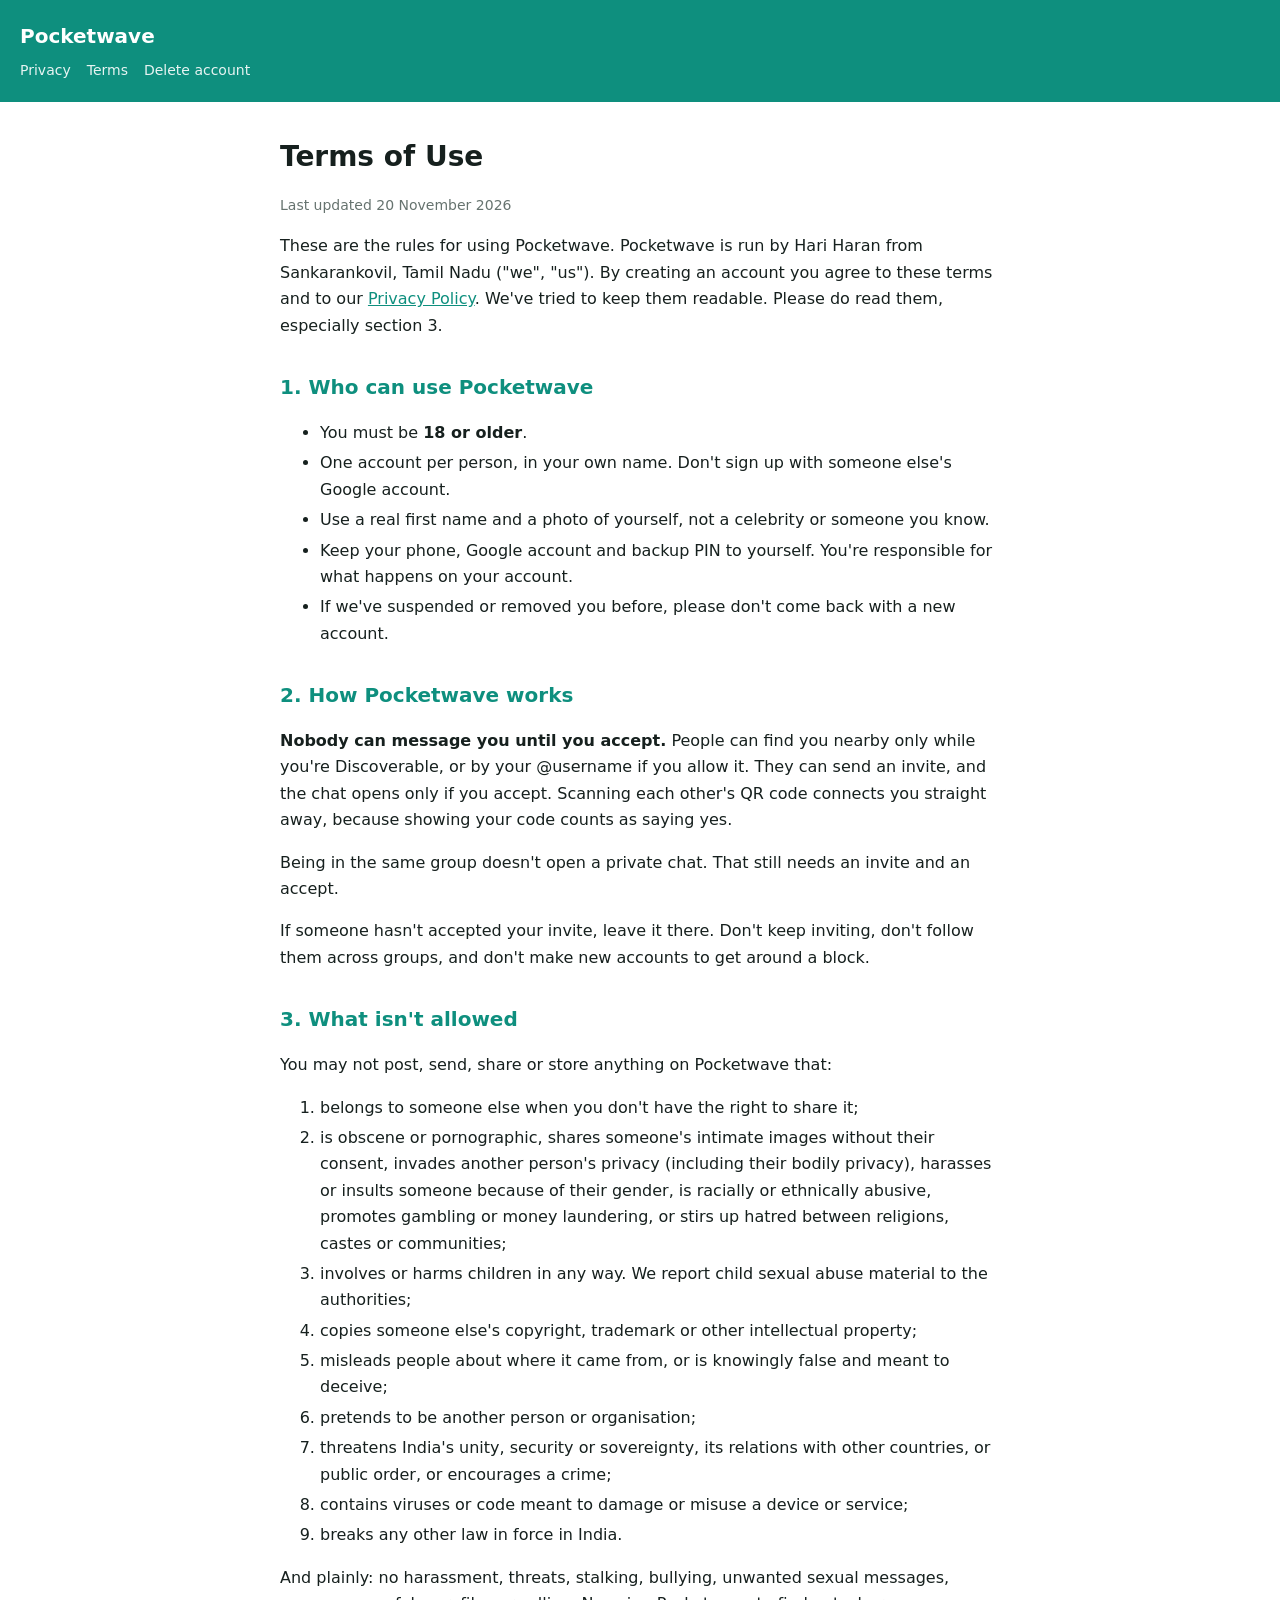
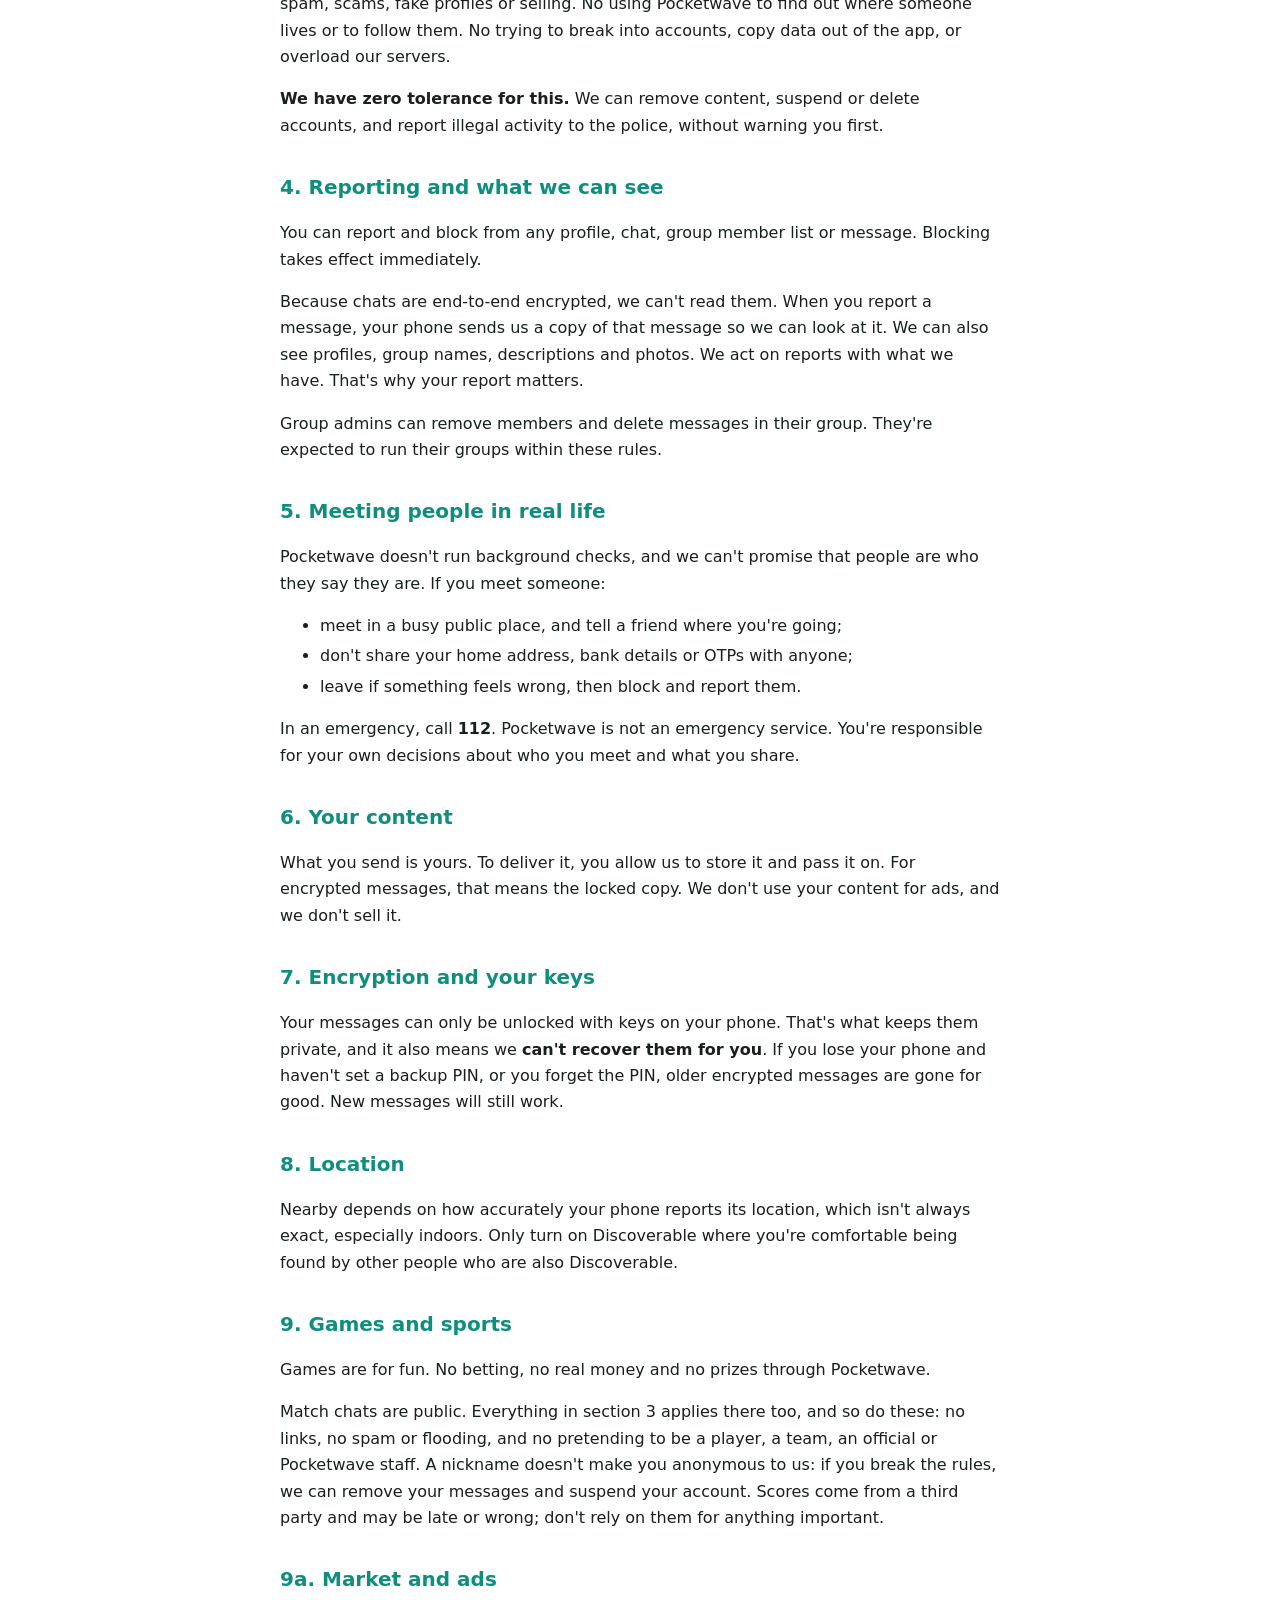
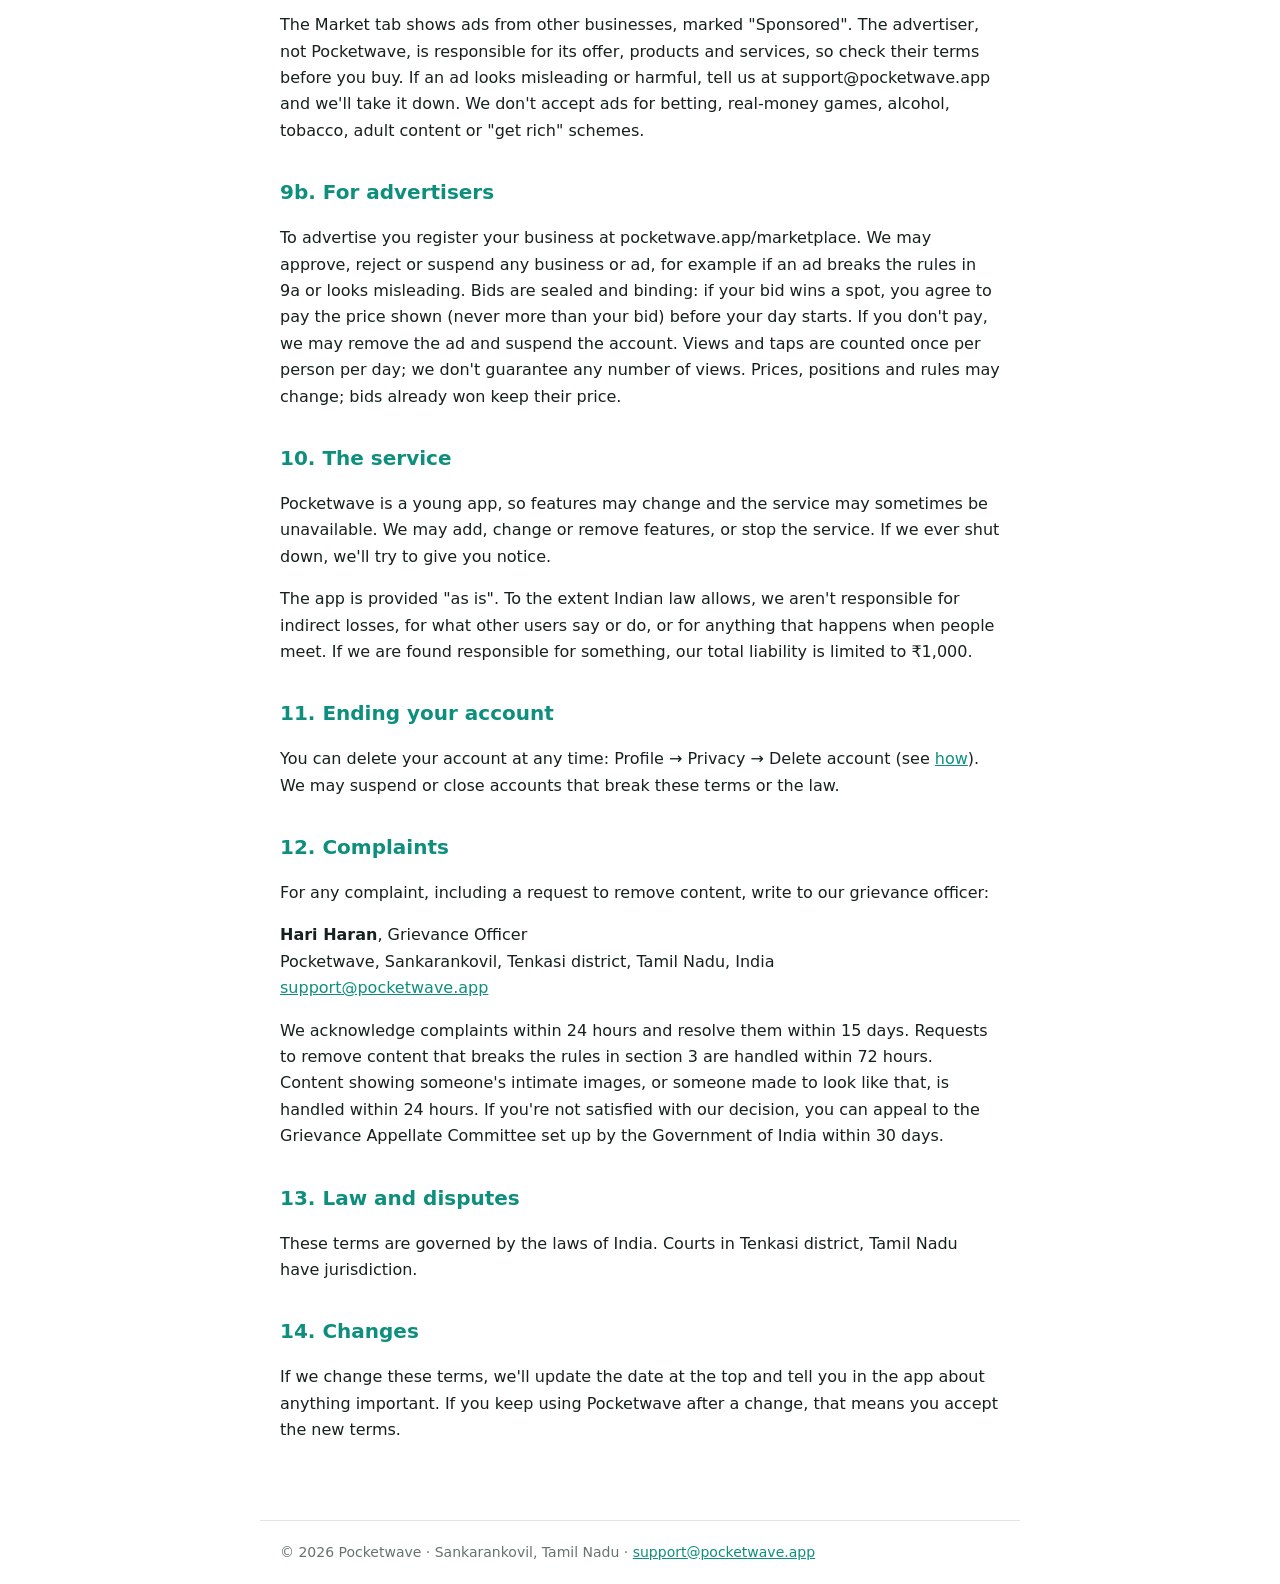
<file: terms.html>
<!DOCTYPE html><html lang="en"><head><meta charset="utf-8"><meta name="viewport" content="width=device-width,initial-scale=1"><link rel="stylesheet" href="/style.css"><link rel="icon" href="/favicon.png"><title>Terms of Use · Pocketwave</title></head><body>
<header><a href="/">Pocketwave</a><nav><a href="/privacy">Privacy</a><a href="/terms">Terms</a><a href="/delete-account">Delete account</a></nav></header>
<main>
<h1>Terms of Use</h1>
<p class="meta">Last updated 20 November 2026</p>

<p>These are the rules for using Pocketwave. Pocketwave is run by Hari Haran from Sankarankovil, Tamil Nadu ("we", "us"). By creating an account you agree to these terms and to our <a href="/privacy">Privacy Policy</a>. We've tried to keep them readable. Please do read them, especially section 3.</p>

<h2>1. Who can use Pocketwave</h2>
<ul>
<li>You must be <strong>18 or older</strong>.</li>
<li>One account per person, in your own name. Don't sign up with someone else's Google account.</li>
<li>Use a real first name and a photo of yourself, not a celebrity or someone you know.</li>
<li>Keep your phone, Google account and backup PIN to yourself. You're responsible for what happens on your account.</li>
<li>If we've suspended or removed you before, please don't come back with a new account.</li>
</ul>

<h2>2. How Pocketwave works</h2>
<p><strong>Nobody can message you until you accept.</strong> People can find you nearby only while you're Discoverable, or by your @username if you allow it. They can send an invite, and the chat opens only if you accept. Scanning each other's QR code connects you straight away, because showing your code counts as saying yes.</p>
<p>Being in the same group doesn't open a private chat. That still needs an invite and an accept.</p>
<p>If someone hasn't accepted your invite, leave it there. Don't keep inviting, don't follow them across groups, and don't make new accounts to get around a block.</p>

<h2>3. What isn't allowed</h2>
<p>You may not post, send, share or store anything on Pocketwave that:</p>
<ol>
<li>belongs to someone else when you don't have the right to share it;</li>
<li>is obscene or pornographic, shares someone's intimate images without their consent, invades another person's privacy (including their bodily privacy), harasses or insults someone because of their gender, is racially or ethnically abusive, promotes gambling or money laundering, or stirs up hatred between religions, castes or communities;</li>
<li>involves or harms children in any way. We report child sexual abuse material to the authorities;</li>
<li>copies someone else's copyright, trademark or other intellectual property;</li>
<li>misleads people about where it came from, or is knowingly false and meant to deceive;</li>
<li>pretends to be another person or organisation;</li>
<li>threatens India's unity, security or sovereignty, its relations with other countries, or public order, or encourages a crime;</li>
<li>contains viruses or code meant to damage or misuse a device or service;</li>
<li>breaks any other law in force in India.</li>
</ol>
<p>And plainly: no harassment, threats, stalking, bullying, unwanted sexual messages, spam, scams, fake profiles or selling. No using Pocketwave to find out where someone lives or to follow them. No trying to break into accounts, copy data out of the app, or overload our servers.</p>
<p><strong>We have zero tolerance for this.</strong> We can remove content, suspend or delete accounts, and report illegal activity to the police, without warning you first.</p>

<h2>4. Reporting and what we can see</h2>
<p>You can report and block from any profile, chat, group member list or message. Blocking takes effect immediately.</p>
<p>Because chats are end-to-end encrypted, we can't read them. When you report a message, your phone sends us a copy of that message so we can look at it. We can also see profiles, group names, descriptions and photos. We act on reports with what we have. That's why your report matters.</p>
<p>Group admins can remove members and delete messages in their group. They're expected to run their groups within these rules.</p>

<h2>5. Meeting people in real life</h2>
<p>Pocketwave doesn't run background checks, and we can't promise that people are who they say they are. If you meet someone:</p>
<ul>
<li>meet in a busy public place, and tell a friend where you're going;</li>
<li>don't share your home address, bank details or OTPs with anyone;</li>
<li>leave if something feels wrong, then block and report them.</li>
</ul>
<p>In an emergency, call <strong>112</strong>. Pocketwave is not an emergency service. You're responsible for your own decisions about who you meet and what you share.</p>

<h2>6. Your content</h2>
<p>What you send is yours. To deliver it, you allow us to store it and pass it on. For encrypted messages, that means the locked copy. We don't use your content for ads, and we don't sell it.</p>

<h2>7. Encryption and your keys</h2>
<p>Your messages can only be unlocked with keys on your phone. That's what keeps them private, and it also means we <strong>can't recover them for you</strong>. If you lose your phone and haven't set a backup PIN, or you forget the PIN, older encrypted messages are gone for good. New messages will still work.</p>

<h2>8. Location</h2>
<p>Nearby depends on how accurately your phone reports its location, which isn't always exact, especially indoors. Only turn on Discoverable where you're comfortable being found by other people who are also Discoverable.</p>

<h2>9. Games and sports</h2>
<p>Games are for fun. No betting, no real money and no prizes through Pocketwave.</p>
<p>Match chats are public. Everything in section 3 applies there too, and so do these: no links, no spam or flooding, and no pretending to be a player, a team, an official or Pocketwave staff. A nickname doesn't make you anonymous to us: if you break the rules, we can remove your messages and suspend your account. Scores come from a third party and may be late or wrong; don't rely on them for anything important.</p>

<h2>9a. Market and ads</h2>
<p>The Market tab shows ads from other businesses, marked "Sponsored". The advertiser, not Pocketwave, is responsible for its offer, products and services, so check their terms before you buy. If an ad looks misleading or harmful, tell us at support@pocketwave.app and we'll take it down. We don't accept ads for betting, real-money games, alcohol, tobacco, adult content or "get rich" schemes.</p>

<h2>9b. For advertisers</h2>
<p>To advertise you register your business at pocketwave.app/marketplace. We may approve, reject or suspend any business or ad, for example if an ad breaks the rules in 9a or looks misleading. Bids are sealed and binding: if your bid wins a spot, you agree to pay the price shown (never more than your bid) before your day starts. If you don't pay, we may remove the ad and suspend the account. Views and taps are counted once per person per day; we don't guarantee any number of views. Prices, positions and rules may change; bids already won keep their price.</p>

<h2>10. The service</h2>
<p>Pocketwave is a young app, so features may change and the service may sometimes be unavailable. We may add, change or remove features, or stop the service. If we ever shut down, we'll try to give you notice.</p>
<p>The app is provided "as is". To the extent Indian law allows, we aren't responsible for indirect losses, for what other users say or do, or for anything that happens when people meet. If we are found responsible for something, our total liability is limited to ₹1,000.</p>

<h2>11. Ending your account</h2>
<p>You can delete your account at any time: Profile → Privacy → Delete account (see <a href="/delete-account">how</a>). We may suspend or close accounts that break these terms or the law.</p>

<h2>12. Complaints</h2>
<p>For any complaint, including a request to remove content, write to our grievance officer:</p>
<p><strong>Hari Haran</strong>, Grievance Officer<br>
Pocketwave, Sankarankovil, Tenkasi district, Tamil Nadu, India<br>
<a href="mailto:support@pocketwave.app">support@pocketwave.app</a></p>
<p>We acknowledge complaints within 24 hours and resolve them within 15 days. Requests to remove content that breaks the rules in section 3 are handled within 72 hours. Content showing someone's intimate images, or someone made to look like that, is handled within 24 hours. If you're not satisfied with our decision, you can appeal to the Grievance Appellate Committee set up by the Government of India within 30 days.</p>

<h2>13. Law and disputes</h2>
<p>These terms are governed by the laws of India. Courts in Tenkasi district, Tamil Nadu have jurisdiction.</p>

<h2>14. Changes</h2>
<p>If we change these terms, we'll update the date at the top and tell you in the app about anything important. If you keep using Pocketwave after a change, that means you accept the new terms.</p>
</main>
<footer>© 2026 Pocketwave · Sankarankovil, Tamil Nadu · <a href="mailto:support@pocketwave.app">support@pocketwave.app</a></footer></body></html>
</file>
<file: style.css>
:root{--brand:#0E8F7E;--text:#16201E;--muted:#66736F;--bg:#fff;--surface:#F3F5F4;--border:#E1E6E4}
@media (prefers-color-scheme:dark){:root{--brand:#16B39A;--text:#E9EDEF;--muted:#8696A0;--bg:#0B141A;--surface:#16222A;--border:#24323A}}
*{box-sizing:border-box}
body{margin:0;font:16px/1.65 system-ui,-apple-system,"Segoe UI",Roboto,sans-serif;color:var(--text);background:var(--bg)}
header{background:var(--brand);color:#fff;padding:20px}
header a{color:#fff;text-decoration:none;font-weight:700;font-size:20px}
header nav{margin-top:6px;font-size:14px}
header nav a{font-size:14px;font-weight:500;margin-right:16px;opacity:.9}
main{max-width:760px;margin:0 auto;padding:24px 20px 60px}
h1{font-size:28px;margin:8px 0 4px}
h3{font-size:16px;margin:20px 0 6px}
ol li,ul li{margin:4px 0}
h2{font-size:20px;margin:32px 0 8px;color:var(--brand)}
.meta{color:var(--muted);font-size:14px}
.box{background:var(--surface);border:1px solid var(--border);border-radius:12px;padding:14px 16px;margin:16px 0}
table{border-collapse:collapse;width:100%;font-size:15px}
th,td{border:1px solid var(--border);padding:8px 10px;text-align:left;vertical-align:top}
th{background:var(--surface)}
a{color:var(--brand)}
footer{max-width:760px;margin:0 auto;padding:20px;color:var(--muted);font-size:14px;border-top:1px solid var(--border)}
</file>
